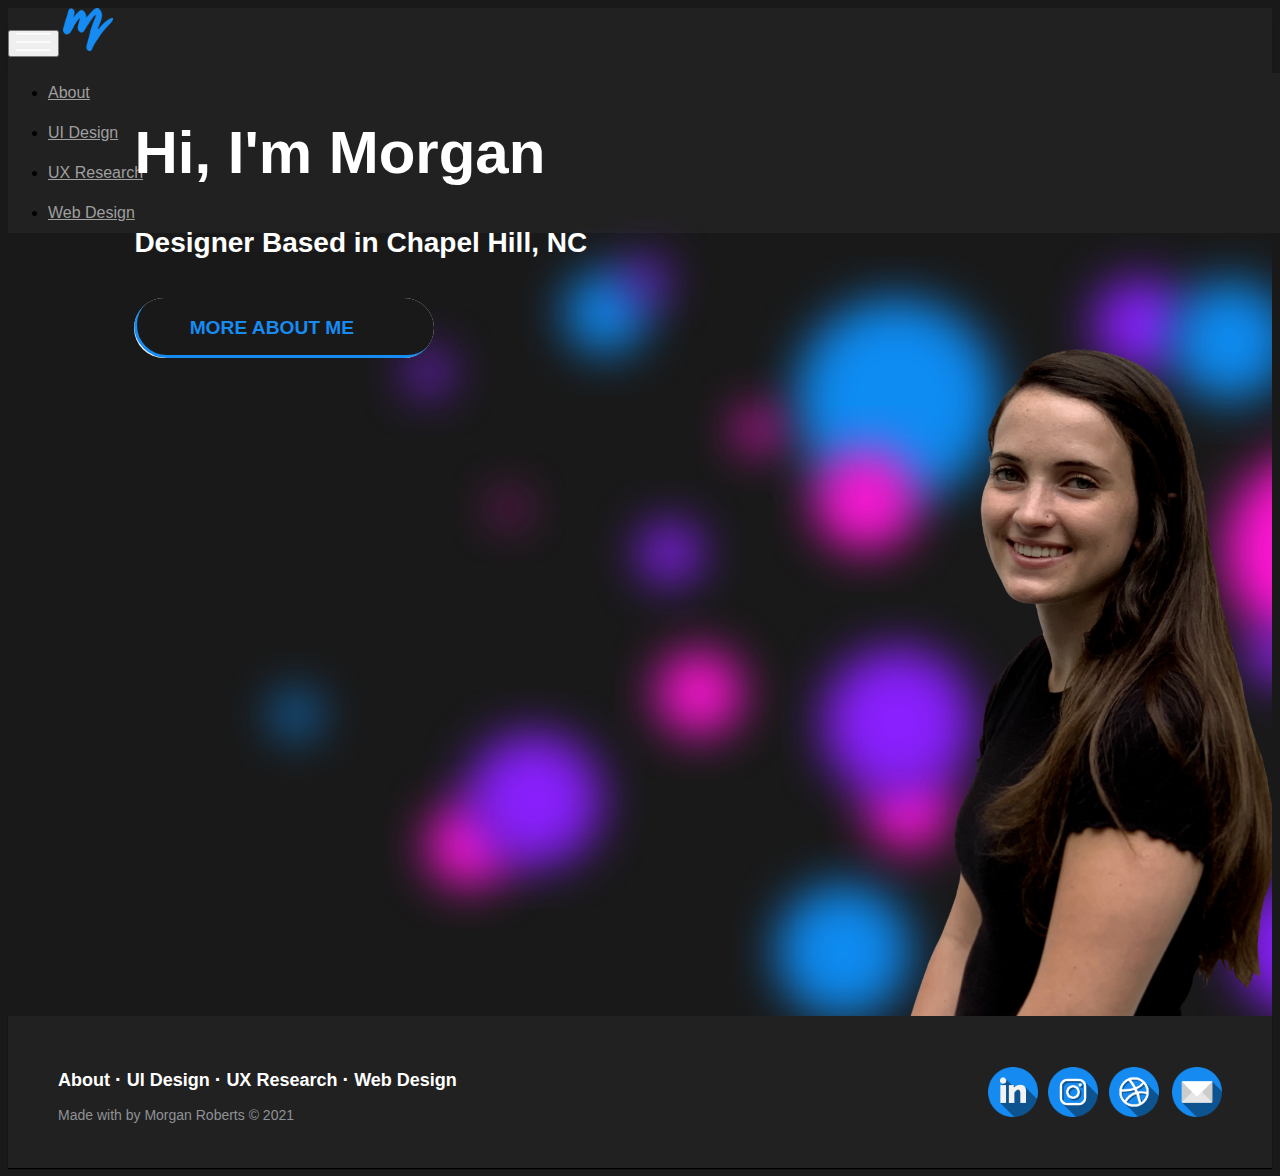
<file: index.html>
<!DOCTYPE html>
<html lang="en">
    <head>
        <meta charset="utf-8">
        <meta name="viewport" content="width=device-width, initial-scale=1, shrink-to-fit=no">
        <title>Morgan Roberts Design</title>
        <link rel="icon" href="images/logo.png">
        <link rel="stylesheet" href="https://use.fontawesome.com/releases/v5.5.0/css/all.css" integrity="sha384-B4dIYHKNBt8Bc12p+WXckhzcICo0wtJAoU8YZTY5qE0Id1GSseTk6S+L3BlXeVIU" crossorigin="anonymous">
        <link rel="stylesheet" href="https://stackpath.bootstrapcdn.com/bootstrap/4.1.0/css/bootstrap.min.css" integrity="sha384-9gVQ4dYFwwWSjIDZnLEWnxCjeSWFphJiwGPXr1jddIhOegiu1FwO5qRGvFXOdJZ4" crossorigin="anonymous">
        <link rel="stylesheet" type="text/css" href="./Home/styles.css">
    </head>


    
    <body data-spy="scroll" data-target="#navbar" data-offset="72" class="position-relative">
        <header class="fixed-top page-header">
            <div class="container-fluid container-fluid-max">

<!------------------------------------------------------------------NAVIGATION----------------------------------------------------------> 

                <nav class="navbar navbar-expand-md">

                    <button class="navbar-toggler" type="button" data-toggle="collapse" data-target="#nav-content" aria-controls="nav-content" aria-expanded="false" aria-label="Toggle navigation">
                        <div id="container"><img id="menu" src="../menu.svg"></div>
                    </button>
                    
                    <a class="navbar-brand" href="../index.html"><img id="logo" src="../images/logo.png"></a>
    
                    <div class="collapse navbar-collapse" id="nav-content">
                        <ul class="navbar-nav">
                            <li class="nav-item">
                                <a class="nav-link" href="About/index.html">About</a>
                            </li>
                            <li class="nav-item">
                                <a class="nav-link" href="UI-Design/index.html">UI Design</a>
                            </li>
                            <li class="nav-item">
                                <a class="nav-link" href="UX Research/index.html">UX Research</a>
                              </li>
                            <li class="nav-item">
                                <a class="nav-link" href="Web-Design/index.html">Web Design</a>
                            </li>
                            <!-- <li class="nav-item">
                                <a class="nav-link" href="Contact/index.html">Contact</a>
                            </li> -->
                        </ul>
                    </div>
    
                </nav>
            </div>
        </header>

<!------------------------------------------------------------------LANDING AREA----------------------------------------------------------> 

        <main>
            <section id="home" class="d-flex align-items-center position-relative vh-100 cover hero" style="background-image:url(../images/cover.png);">
                <div class="container-fluid container-fluid-max">
                    <div class="row">
                        <div class="landing-title col-10 col-md-8 col-lg-6 col-xl-5">
                            <h1>Hi, I'm Morgan</h1>
                            <h2>Designer Based in Chapel Hill, NC</h2>
                            <div class="mt-3">
                                <a href="../About/index.html"><button class="button" role="button"> More about me <i class="fas fa-user-circle"></i></button></a>
                            </div>
                        </div>
                    </div>
                </div>
            </section>
        </main>

<!------------------------------------------------------------------FOOTER----------------------------------------------------------> 

                                    <footer class="footer-distributed">
                                        <div class="footer-right">
                                            <a href="https://www.linkedin.com/in/morgan-roberts-02b3a21b6/"><img class="media-link" src="../images/linked-in.png"></a>
                                            <a href="https://www.instagram.com/morgandoesdesign/"><img class="media-link" src="../images/instagram.png"></a>
                                            <a href="https://dribbble.com/morgrob"><img class="media-link" src="../images/dribbble.png"></a>
                                            <a href="mailto:morgan@morgan-roberts.com"><img class="media-link last-link" src="../images/email-icon copy.png"></a>
                                        </div>
                                        <div class="footer-left">
                                            <p class="footer-links">
                                                <a class="link-1" href="../About/index.html">About</a>
                                                <a href="../UI-Design/index.html">UI Design</a>
                                                <a href="../UX Research/index.html">UX Research</a>
                                                <a href="../Web-Design/index.html">Web Design</a>
                                                <!-- <a href="../Contact/index.html">Contact</a> -->
                                            </p>
                                            <p>Made with <i class="fas fa-heart heart"></i> by Morgan Roberts &#169; 2021</p>
                                        </div>
                                    </footer>



        <script src="https://code.jquery.com/jquery-3.3.1.slim.min.js" integrity="sha384-q8i/X+965DzO0rT7abK41JStQIAqVgRVzpbzo5smXKp4YfRvH+8abtTE1Pi6jizo" crossorigin="anonymous"></script>
        <script src="https://cdnjs.cloudflare.com/ajax/libs/popper.js/1.14.0/umd/popper.min.js" integrity="sha384-cs/chFZiN24E4KMATLdqdvsezGxaGsi4hLGOzlXwp5UZB1LY//20VyM2taTB4QvJ" crossorigin="anonymous"></script>
        <script src="https://stackpath.bootstrapcdn.com/bootstrap/4.1.0/js/bootstrap.min.js" integrity="sha384-uefMccjFJAIv6A+rW+L4AHf99KvxDjWSu1z9VI8SKNVmz4sk7buKt/6v9KI65qnm" crossorigin="anonymous"></script>

        
    </body>

</html>
</file>
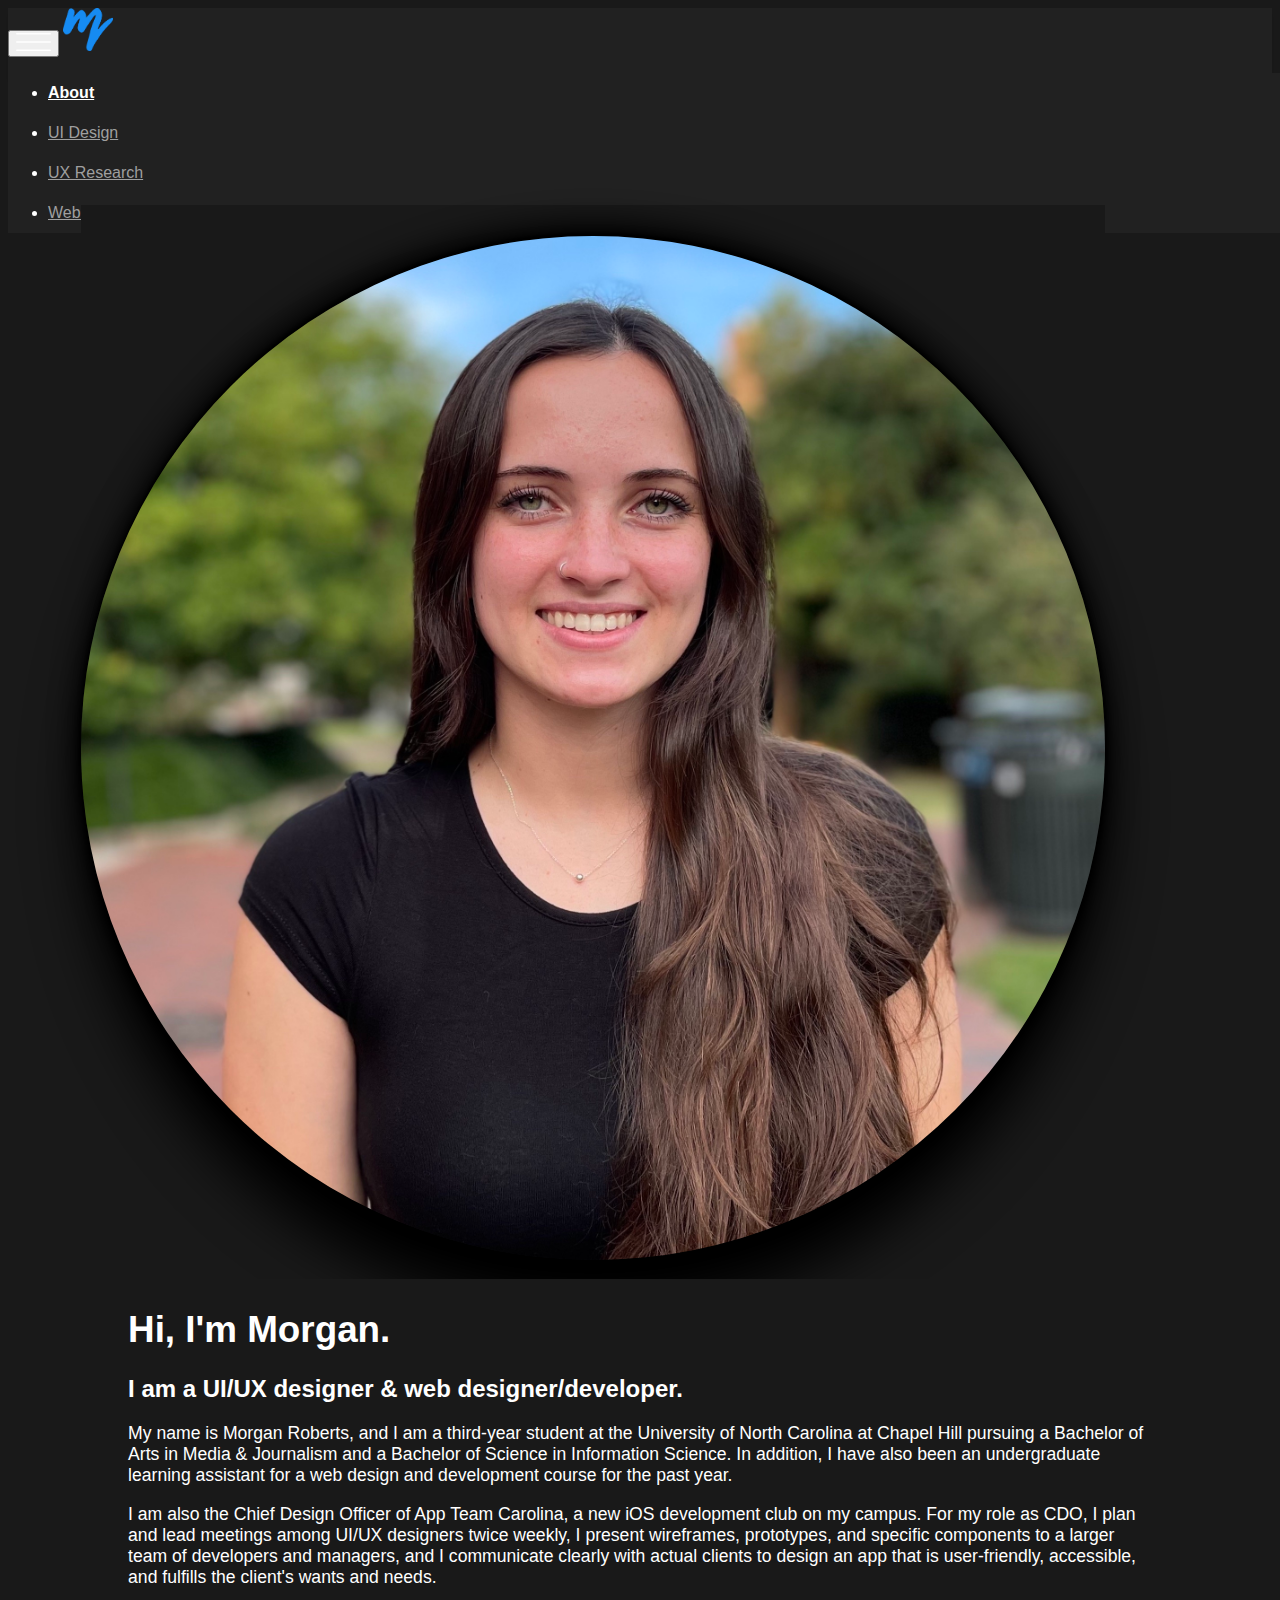
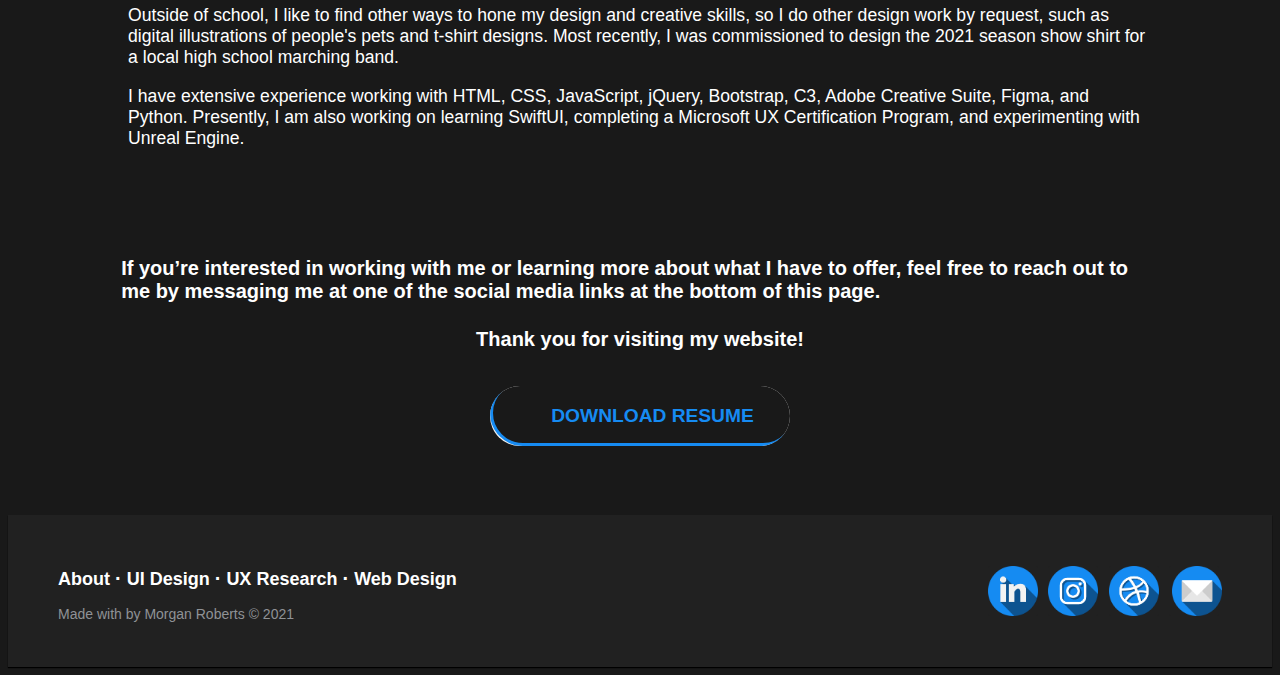
<file: About/index.html>
<!DOCTYPE html>
<html lang="en">
    <head>
        <meta charset="utf-8">
        <meta name="viewport" content="width=device-width, initial-scale=1, shrink-to-fit=no">
        <title>About</title>
        <link rel="icon" href="../images/logo.png">
        <link rel="stylesheet" href="https://use.fontawesome.com/releases/v5.5.0/css/all.css" integrity="sha384-B4dIYHKNBt8Bc12p+WXckhzcICo0wtJAoU8YZTY5qE0Id1GSseTk6S+L3BlXeVIU" crossorigin="anonymous">
        <link rel="stylesheet" href="https://stackpath.bootstrapcdn.com/bootstrap/4.1.0/css/bootstrap.min.css" integrity="sha384-9gVQ4dYFwwWSjIDZnLEWnxCjeSWFphJiwGPXr1jddIhOegiu1FwO5qRGvFXOdJZ4" crossorigin="anonymous">
        <link rel="stylesheet" type="text/css" href="styles.css">
    </head>


    
    <body data-spy="scroll" data-target="#navbar" data-offset="72" class="position-relative">
        <header class="fixed-top page-header">
            <div class="container-fluid container-fluid-max">

<!------------------------------------------------------------------NAVIGATION----------------------------------------------------------> 

                <nav class="navbar navbar-expand-md">

                    <button class="navbar-toggler" type="button" data-toggle="collapse" data-target="#nav-content" aria-controls="nav-content" aria-expanded="false" aria-label="Toggle navigation">
                        <div id="container"><img id="menu" src="../menu.svg"></div>
                    </button>
                    
                    <a class="navbar-brand" href="../index.html"><img id="logo" src="../images/logo.png"></a>
    
                    <div class="collapse navbar-collapse" id="nav-content">
                        <ul class="navbar-nav">
                            <li class="nav-item">
                                <a class="nav-link" id="active" href="../About/index.html">About</a>
                            </li>
                            <li class="nav-item">
                                <a class="nav-link" href="../UI-Design/index.html">UI Design</a>
                            </li>
                            <li class="nav-item">
                                <a class="nav-link" href="../UX Research/index.html">UX Research</a>
                              </li>
                            <li class="nav-item">
                                <a class="nav-link" href="../Web-Design/index.html">Web Design</a>
                            </li>
                            <!-- <li class="nav-item">
                                <a class="nav-link" href="../Contact/index.html">Contact</a>
                            </li> -->
                        </ul>
                    </div>
    
                </nav>
            </div>
        </header>

<!------------------------------------------------------------------MAIN INTRO----------------------------------------------------------> 

    <section id="process" class="process">
        <div class="container-fluid container-fluid-max display-areas">
            <div class="row info-row">
                <div id="column" class="col-lg-6 col-md-12 col-sm-12">
                    <div class="card img-card">
                        <div class="card-body img-body">
                            <img class="portrait" src="../images/2021headshot.jpg">
                        </div>
                    </div>
                </div>

                <div class="col-lg-6 col-md-12 col-sm-12 column">
                    <div class="card info-card">
                        <div class="card-body info-body">
                            <h2>Hi, I'm Morgan. </h2>
                                <h3>I am a UI/UX designer & web designer/developer.</h3>
                                    <p>
                                    My name is Morgan Roberts, and I am a third-year student at the University of North Carolina 
                                    at Chapel Hill pursuing a Bachelor of Arts in Media & Journalism and a Bachelor of Science in 
                                    Information Science. In addition, I have also been an undergraduate learning assistant for a web 
                                    design and development course for the past year.  
                                    </p>
                                    <p>
                                    I am also the Chief Design Officer of App 
                                    Team Carolina, a new iOS development club on my campus. For my role as CDO, I plan and lead meetings 
                                    among UI/UX designers twice weekly, I present wireframes, prototypes, and specific components to 
                                    a larger team of developers and managers, and I communicate clearly with actual clients to design an 
                                    app that is user-friendly, accessible, and fulfills the client's wants and needs. 
                                    </p>
                                    <p>
                                    Outside of school, I like to find other ways to hone my design and creative skills, so I do other 
                                    design work by request, such as digital illustrations of people's pets and t-shirt designs. Most recently, 
                                    I was commissioned to design the 2021 season show shirt for a local high school marching band.
                                    </p>
                                    <p>
                                    I have extensive experience working with HTML, CSS, JavaScript, jQuery, Bootstrap, C3, Adobe Creative 
                                    Suite, Figma, and Python. Presently, I am also working on learning SwiftUI, completing a Microsoft UX 
                                    Certification Program, and experimenting with Unreal Engine. 
                                    </p>
                        </div>
                    </div>
                </div>
            </div>
            <div class="row more" style="margin: 0px 50px;">
                <div class="col-lg-12 col-md-12 col-sm-12">
                    <p>
                    If you’re interested in working with me or learning more about what I have to offer, feel free 
                    to reach out to me by messaging me at one of the social media links at the bottom of this page.
                    </p>
                    <p style="text-align: center;">Thank you for visiting my website!</p>
                    <h4><a href="../images/Morgan-Roberts-Resume-9_2021.pdf" download="Morgan-Roberts-2021Resume"><button class="button" type="button"><i class="fas fa-download"></i>Download Resume</button></a></h4>
                </div>
            </div>


            <!-- <div id="card-row" class="row">
                <div class="col-lg-12 col-md-12 col-sm-12 column">
                    <div class="card hire-card">
                        <div class="card-body hire-section">
                            <h3 id="card-title">Why Hire Me?</h3>
                            <p>
                                I am incredibly passionate about what I do, which is what drives me to produce the best work possible. I 
                                am constantly improving with every new project I do, which I believe shows that I have great potential. 
                                Because of the current circumstances that we are living in, I have mostly been working alone, which is 
                                something that I thrive with. However, I am also highly cooperative in a team-oriented environment and 
                                would appreciate the opportunity to work with others. 
                            </p>
                            <h4><a href="../MorganRobertsResume2021.pdf" download="Morgan-Roberts-Resume"><button class="button" type="button"><i class="fas fa-download"></i>Download Resume</button></a></h4>
                        </div>
                    </div>
                </div>
            </div> -->


        </div>
    </section>       


<!------------------------------------------------------------------FOOTER----------------------------------------------------------> 

                                    <footer class="footer-distributed">
                                        <div class="footer-right">
                                            <a href="https://www.linkedin.com/in/morgan-roberts-02b3a21b6/"><img class="media-link" src="../images/linked-in.png"></a>
                                            <a href="https://www.instagram.com/morgandoesdesign/"><img class="media-link" src="../images/instagram.png"></a>
                                            <a href="https://dribbble.com/morgrob"><img class="media-link" src="../images/dribbble.png"></a>
                                            <a href="mailto:morgan@morgan-roberts.com"><img class="media-link last-link" src="../images/email-icon copy.png"></a>
                                        </div>
                                        <div class="footer-left">
                                            <p class="footer-links">
                                                <a class="link-1" href="../About/index.html">About</a>
                                                <a href="../UI-Design/index.html">UI Design</a>
                                                <a href="../UX Research/index.html">UX Research</a>
                                                <a href="../Web-Design/index.html">Web Design</a>
                                                <!-- <a href="../Contact/index.html">Contact</a> -->
                                            </p>
                                            <p>Made with <i class="fas fa-heart heart"></i> by Morgan Roberts &#169; 2021</p>
                                        </div>
                                    </footer>



        <script src="https://code.jquery.com/jquery-3.3.1.slim.min.js" integrity="sha384-q8i/X+965DzO0rT7abK41JStQIAqVgRVzpbzo5smXKp4YfRvH+8abtTE1Pi6jizo" crossorigin="anonymous"></script>
        <script src="https://cdnjs.cloudflare.com/ajax/libs/popper.js/1.14.0/umd/popper.min.js" integrity="sha384-cs/chFZiN24E4KMATLdqdvsezGxaGsi4hLGOzlXwp5UZB1LY//20VyM2taTB4QvJ" crossorigin="anonymous"></script>
        <script src="https://stackpath.bootstrapcdn.com/bootstrap/4.1.0/js/bootstrap.min.js" integrity="sha384-uefMccjFJAIv6A+rW+L4AHf99KvxDjWSu1z9VI8SKNVmz4sk7buKt/6v9KI65qnm" crossorigin="anonymous"></script>

        
    </body>

</html>
</file>
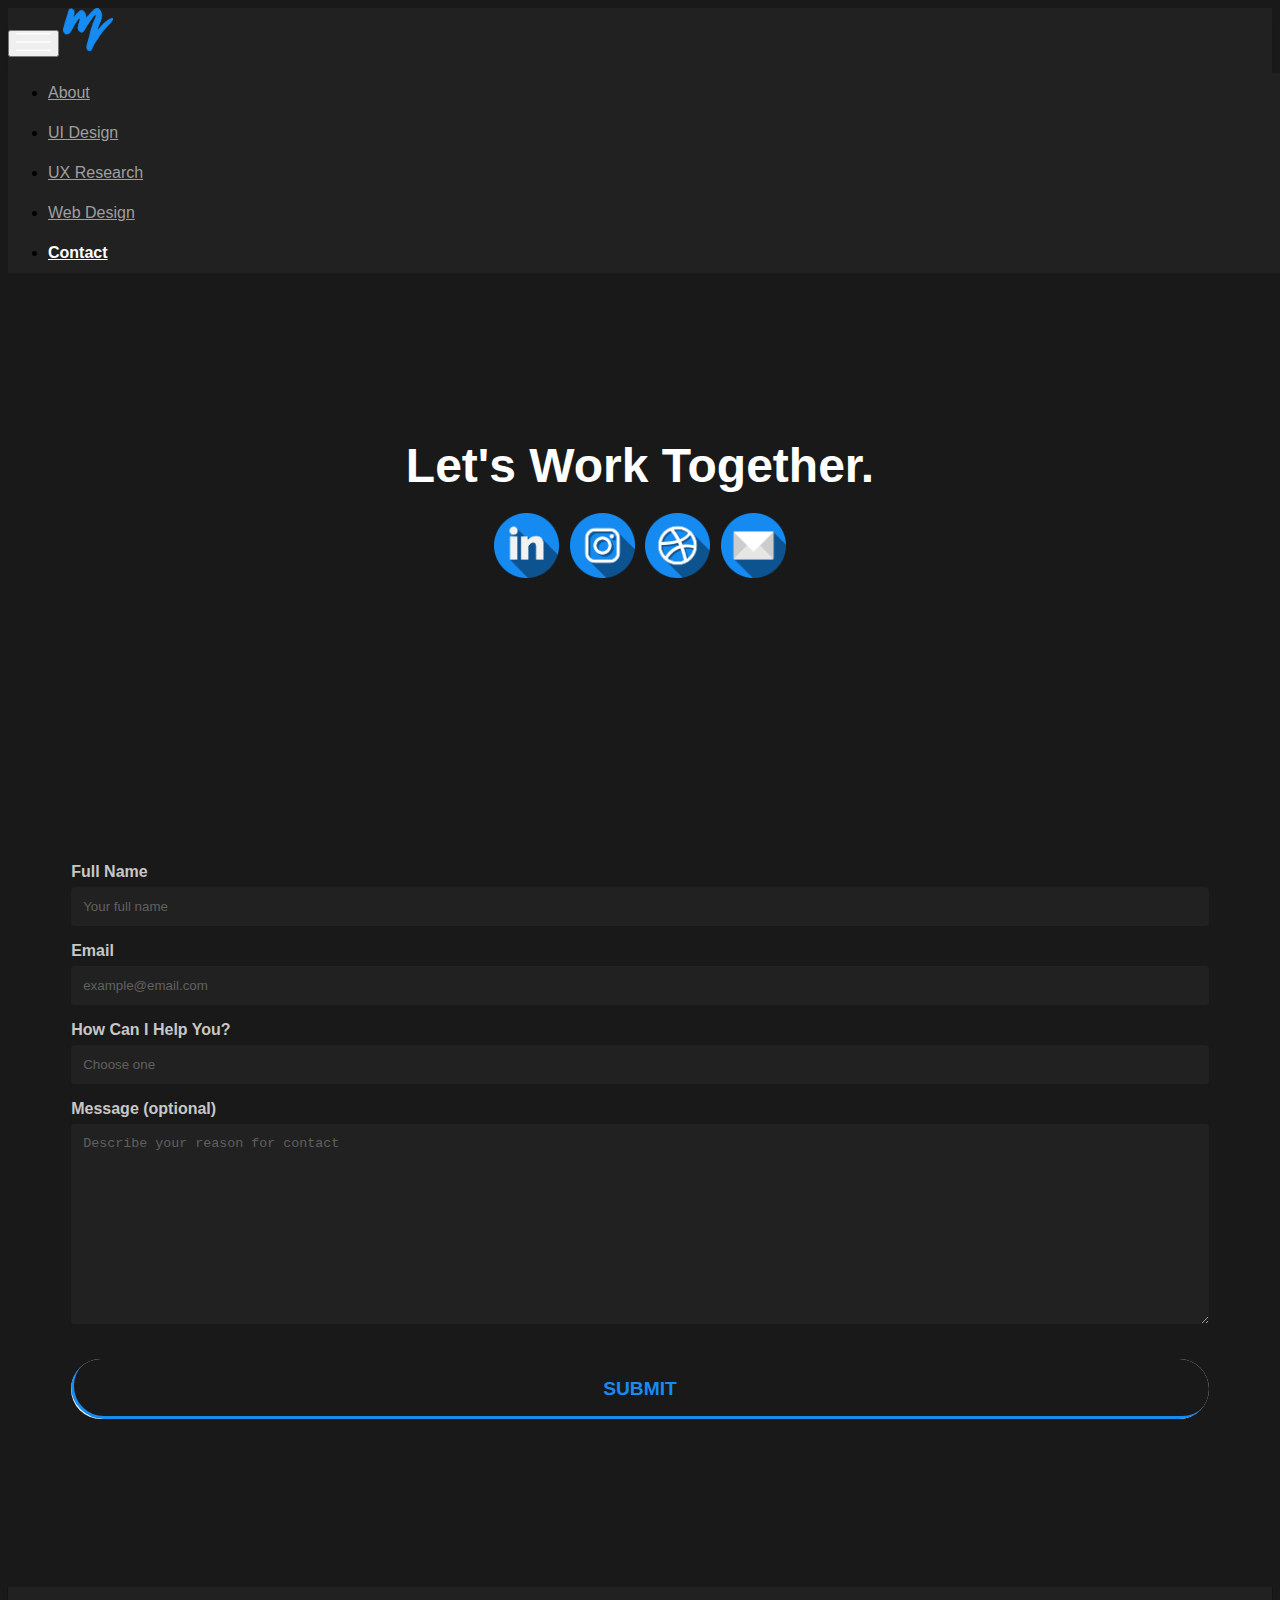
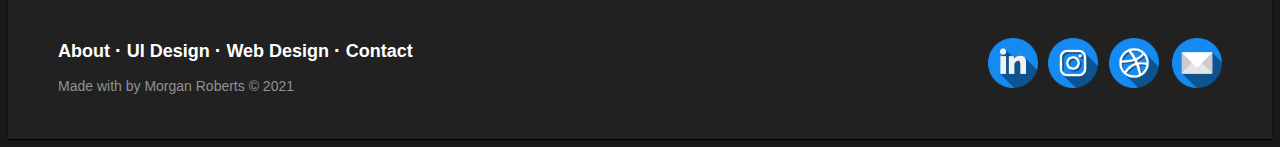
<file: Contact/index.html>
<!DOCTYPE html>
<html lang="en">
    <head>
        <meta charset="utf-8">
        <meta name="viewport" content="width=device-width, initial-scale=1, shrink-to-fit=no">
        <title>Contact</title>
        <link rel="icon" href="../images/logo.png">
        <link rel="stylesheet" href="https://use.fontawesome.com/releases/v5.5.0/css/all.css" integrity="sha384-B4dIYHKNBt8Bc12p+WXckhzcICo0wtJAoU8YZTY5qE0Id1GSseTk6S+L3BlXeVIU" crossorigin="anonymous">
        <link rel="stylesheet" href="https://stackpath.bootstrapcdn.com/bootstrap/4.1.0/css/bootstrap.min.css" integrity="sha384-9gVQ4dYFwwWSjIDZnLEWnxCjeSWFphJiwGPXr1jddIhOegiu1FwO5qRGvFXOdJZ4" crossorigin="anonymous">
        <link rel="stylesheet" type="text/css" href="styles.css">
        <script src="https://www.google.com/recaptcha/api.js"></script>

        <script>
            function onSubmit(token) {
              document.getElementById("demo-form").submit();
            }
        </script>

    </head>


    
    <body data-spy="scroll" data-target="#navbar" data-offset="72" class="position-relative">
        <header class="fixed-top page-header">
            <div class="container-fluid container-fluid-max">

<!------------------------------------------------------------------NAVIGATION----------------------------------------------------------> 

                <nav class="navbar navbar-expand-md">

                    <button class="navbar-toggler" type="button" data-toggle="collapse" data-target="#nav-content" aria-controls="nav-content" aria-expanded="false" aria-label="Toggle navigation">
                        <div id="container"><img id="menu" src="../menu.svg"></div>
                    </button>
                    
                    <a class="navbar-brand" href="../index.html"><img id="logo" src="../images/logo.png"></a>
    
                    <div class="collapse navbar-collapse" id="nav-content">
                        <ul class="navbar-nav">
                            <li class="nav-item">
                                <a class="nav-link" href="../About/index.html">About</a>
                            </li>
                            <li class="nav-item">
                                <a class="nav-link" href="../UI-Design/index.html">UI Design</a>
                            </li>
                            <li class="nav-item">
                                <a class="nav-link" href="../UX Research/index.html">UX Research</a>
                              </li>
                            <li class="nav-item">
                                <a class="nav-link" href="../Web-Design/index.html">Web Design</a>
                            </li>
                            <li class="nav-item">
                                <a class="nav-link" id="active" href="../Contact/index.html">Contact</a>
                            </li>
                        </ul>
                    </div>
    
                </nav>
            </div>
        </header>

<!------------------------------------------------------------------ CONTACT FORM ----------------------------------------------------------> 

    <main>
        <div class="row">

            <div class="col-lg-6 col-md-12 col-sm-12">
                    <div class="title-container">
                        <h1>Let's Work Together.</h1>
                            <h2>
                                <a href="https://www.linkedin.com/in/morgan-roberts-02b3a21b6/"><img class="media-link1" src="../images/linked-in.png"></a>
                                <a href="https://www.instagram.com/morgandoesdesign/"><img class="media-link1" src="../images/instagram.png"></a>
                                <a href="https://dribbble.com/morgrob"><img class="media-link1" src="../images/dribbble.png"></a>
                                <a href="mailto:morgan@morgan-roberts.com"><img class="media-link1" src="../images/email-icon copy.png"></a>
                            </h2>
                    </div>
            </div>

            <div class="col col-lg-6 col-md-12 col-sm-12">
                    
                <div class="containter">
                    <form action="https://getform.io/f/de7f84fa-9fe6-40ef-9580-c77a6b11a352" method="POST">

                            <label for="fname">Full Name</label>
                            <input required type="text" id="fname" name="fullname" placeholder="Your full name">

                            <label for="email">Email</label>
                            <input required type="email" id="email" name="email" placeholder="example@email.com">

                            <label for="services">How Can I Help You?</label>
                            
                            <div class="select">
                                <select id="service" name="service">
                                    <option id="default" value="empty-state">Choose one</option>
                                    <option value="question">I have a question about your services</option>
                                    <option value="ui-design">I am interested in hiring you for a UI/UX design project</option>
                                    <option value="web">I am interested in hiring you for a web design project</option>
                                    <option value="hire">I am interested in hiring you for something else</option>
                                    <option value="Other">Other</option>
                                </select>
                            </div>
                        

                            <label for="message">Message (optional)</label>
                            <textarea id="message" name="message" placeholder="Describe your reason for contact" style="height:200px"></textarea>

                            <button type="submit" value="Submit" class="button g-recaptcha" data-sitekey="6LfYl-gaAAAAACfdv2tMDyqpIXI6o03QcTBe3OoF" data-callback="onSubmit" data-action="submit">SUBMIT</button>

                        </form>
                    </div>
            </div>

        </div>

    </main>

<!------------------------------------------------------------------FOOTER----------------------------------------------------------> 

                                    <footer class="footer-distributed">
                                        <div class="footer-right">
                                            <a href="https://www.linkedin.com/in/morgan-roberts-02b3a21b6/"><img class="media-link" src="../images/linked-in.png"></a>
                                            <a href="https://www.instagram.com/morgandoesdesign/"><img class="media-link" src="../images/instagram.png"></a>
                                            <a href="https://dribbble.com/morgrob"><img class="media-link" src="../images/dribbble.png"></a>
                                            <a href="mailto:morgan@morgan-roberts.com"><img class="media-link last-link" src="../images/email-icon copy.png"></a>
                                        </div>
                                        <div class="footer-left">
                                            <p class="footer-links">
                                                <a class="link-1" href="../About/index.html">About</a>
                                                <a href="../UI-Design/index.html">UI Design</a>
                                                <a href="../Web-Design/index.html">Web Design</a>
                                                <a href="../Contact/index.html">Contact</a>
                                            </p>
                                            <p>Made with <i class="fas fa-heart heart"></i> by Morgan Roberts &#169; 2021</p>
                                        </div>
                                    </footer>



        <script src="https://code.jquery.com/jquery-3.3.1.slim.min.js" integrity="sha384-q8i/X+965DzO0rT7abK41JStQIAqVgRVzpbzo5smXKp4YfRvH+8abtTE1Pi6jizo" crossorigin="anonymous"></script>
        <script src="https://cdnjs.cloudflare.com/ajax/libs/popper.js/1.14.0/umd/popper.min.js" integrity="sha384-cs/chFZiN24E4KMATLdqdvsezGxaGsi4hLGOzlXwp5UZB1LY//20VyM2taTB4QvJ" crossorigin="anonymous"></script>
        <script src="https://stackpath.bootstrapcdn.com/bootstrap/4.1.0/js/bootstrap.min.js" integrity="sha384-uefMccjFJAIv6A+rW+L4AHf99KvxDjWSu1z9VI8SKNVmz4sk7buKt/6v9KI65qnm" crossorigin="anonymous"></script>

        
    </body>

</html>
</file>
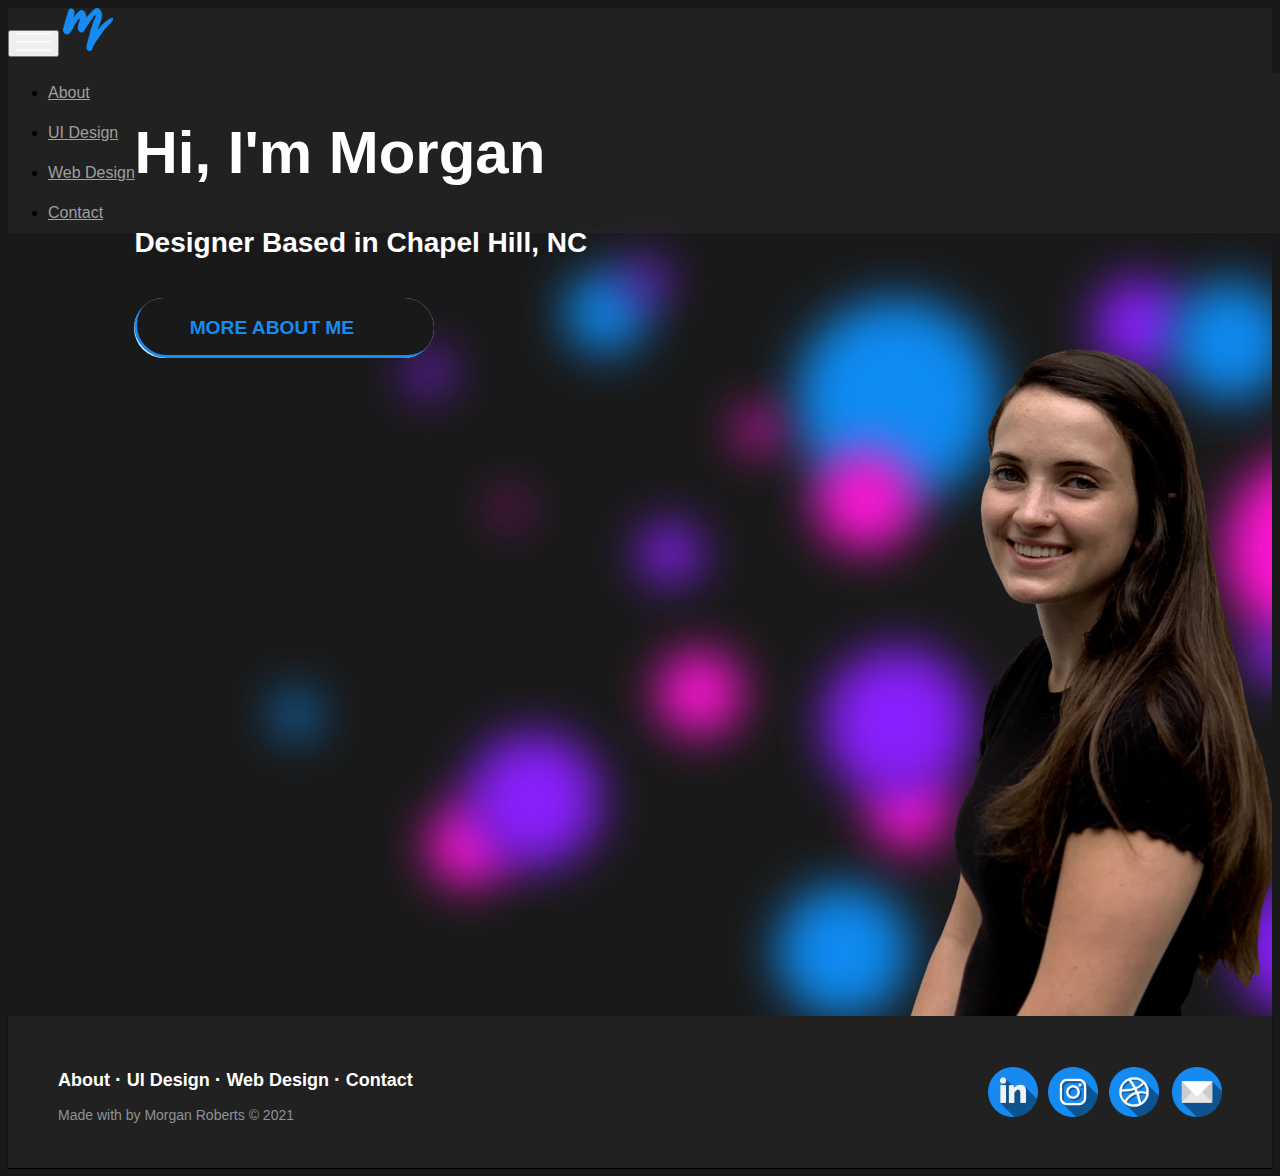
<file: Home/index.html>
<!DOCTYPE html>
<html lang="en">
    <head>
        <meta charset="utf-8">
        <meta name="viewport" content="width=device-width, initial-scale=1, shrink-to-fit=no">
        <title>Morgan Roberts Design</title>
        <link rel="stylesheet" href="https://use.fontawesome.com/releases/v5.5.0/css/all.css" integrity="sha384-B4dIYHKNBt8Bc12p+WXckhzcICo0wtJAoU8YZTY5qE0Id1GSseTk6S+L3BlXeVIU" crossorigin="anonymous">
        <link rel="stylesheet" href="https://stackpath.bootstrapcdn.com/bootstrap/4.1.0/css/bootstrap.min.css" integrity="sha384-9gVQ4dYFwwWSjIDZnLEWnxCjeSWFphJiwGPXr1jddIhOegiu1FwO5qRGvFXOdJZ4" crossorigin="anonymous">
        <link rel="stylesheet" type="text/css" href="styles.css">
    </head>


    
    <body data-spy="scroll" data-target="#navbar" data-offset="72" class="position-relative">
        <header class="fixed-top page-header">
            <div class="container-fluid container-fluid-max">

<!------------------------------------------------------------------NAVIGATION----------------------------------------------------------> 

                <nav class="navbar navbar-expand-md">

                    <button class="navbar-toggler" type="button" data-toggle="collapse" data-target="#nav-content" aria-controls="nav-content" aria-expanded="false" aria-label="Toggle navigation">
                        <div id="container"><img id="menu" src="../menu.svg"></div>
                    </button>
                    
                    <a class="navbar-brand" href="../Home/index.html"><img id="logo" src="../images/logo.png"></a>
    
                    <div class="collapse navbar-collapse" id="nav-content">
                        <ul class="navbar-nav">
                            <li class="nav-item">
                                <a class="nav-link" href="../About/index.html">About</a>
                            </li>
                            <li class="nav-item">
                                <a class="nav-link" href="../UI-Design/index.html">UI Design</a>
                            </li>
                            <li class="nav-item">
                                <a class="nav-link" href="../Web-Design/index.html">Web Design</a>
                            </li>
                            <li class="nav-item">
                                <a class="nav-link" href="../Contact/index.html">Contact</a>
                            </li>
                        </ul>
                    </div>
    
                </nav>
            </div>
        </header>

<!------------------------------------------------------------------LANDING AREA----------------------------------------------------------> 

        <main>
            <section id="home" class="d-flex align-items-center position-relative vh-100 cover hero" style="background-image:url(../images/cover.png);">
                <div class="container-fluid container-fluid-max">
                    <div class="row">
                        <div class="landing-title col-10 col-md-8 col-lg-6 col-xl-5">
                            <h1>Hi, I'm Morgan</h1>
                            <h2>Designer Based in Chapel Hill, NC</h2>
                            <div class="mt-3">
                                <a href="../About/index.html"><button class="button" role="button"> More about me <i class="fas fa-user-circle"></i></button></a>
                            </div>
                        </div>
                    </div>
                </div>
            </section>
        </main>

<!------------------------------------------------------------------FOOTER----------------------------------------------------------> 

                                    <footer class="footer-distributed">
                                        <div class="footer-right">
                                            <a href="https://www.linkedin.com/in/morgan-roberts-02b3a21b6/"><img class="media-link" src="../images/linked-in.png"></a>
                                            <a href="https://www.instagram.com/morgandoesdesign/"><img class="media-link" src="../images/instagram.png"></a>
                                            <a href="https://dribbble.com/morgrob"><img class="media-link" src="../images/dribbble.png"></a>
                                            <a href="mailto:morgan@morgan-roberts.com"><img class="media-link last-link" src="../images/email-icon copy.png"></a>
                                        </div>
                                        <div class="footer-left">
                                            <p class="footer-links">
                                                <a class="link-1" href="../About/index.html">About</a>
                                                <a href="../UI-Design/index.html">UI Design</a>
                                                <a href="../Web-Design/index.html">Web Design</a>
                                                <a href="../Contact/index.html">Contact</a>
                                            </p>
                                            <p>Made with <i class="fas fa-heart heart"></i> by Morgan Roberts &#169; 2021</p>
                                        </div>
                                    </footer>



        <script src="https://code.jquery.com/jquery-3.3.1.slim.min.js" integrity="sha384-q8i/X+965DzO0rT7abK41JStQIAqVgRVzpbzo5smXKp4YfRvH+8abtTE1Pi6jizo" crossorigin="anonymous"></script>
        <script src="https://cdnjs.cloudflare.com/ajax/libs/popper.js/1.14.0/umd/popper.min.js" integrity="sha384-cs/chFZiN24E4KMATLdqdvsezGxaGsi4hLGOzlXwp5UZB1LY//20VyM2taTB4QvJ" crossorigin="anonymous"></script>
        <script src="https://stackpath.bootstrapcdn.com/bootstrap/4.1.0/js/bootstrap.min.js" integrity="sha384-uefMccjFJAIv6A+rW+L4AHf99KvxDjWSu1z9VI8SKNVmz4sk7buKt/6v9KI65qnm" crossorigin="anonymous"></script>

        
    </body>

</html>
</file>
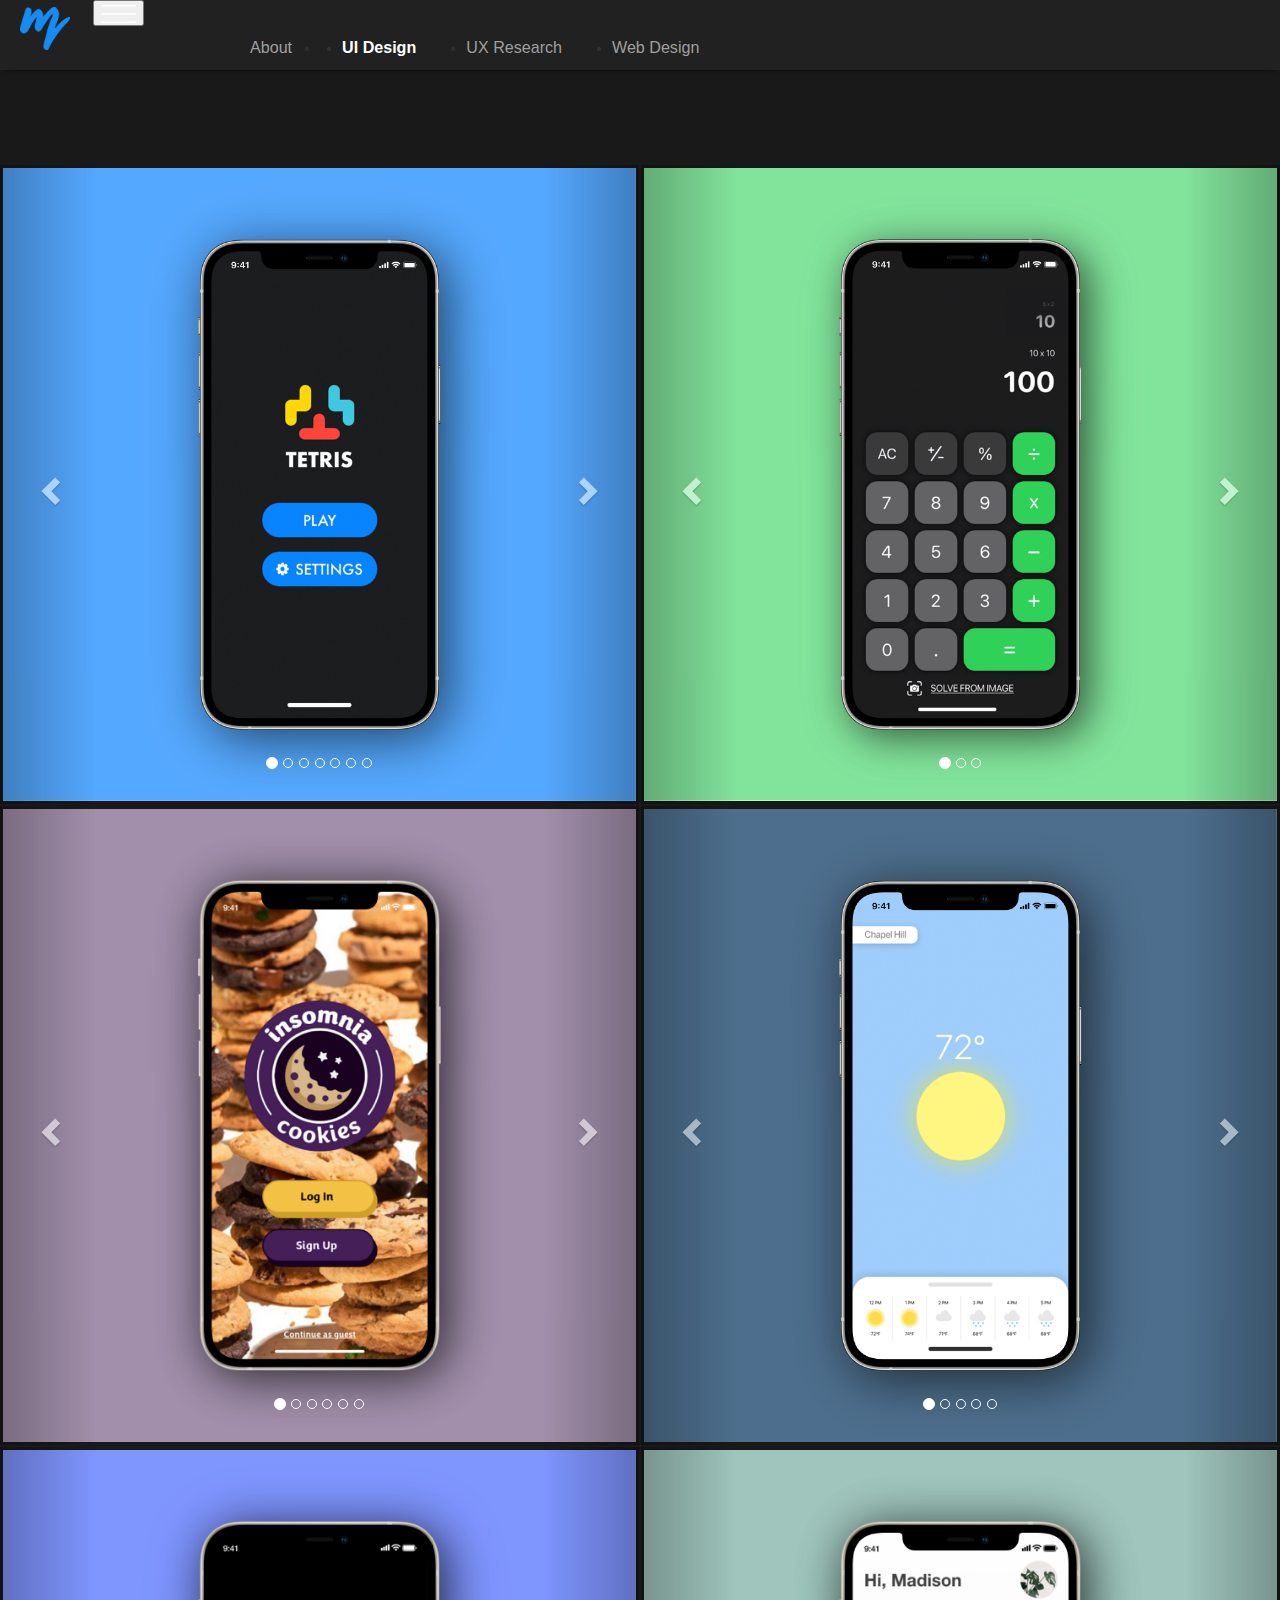
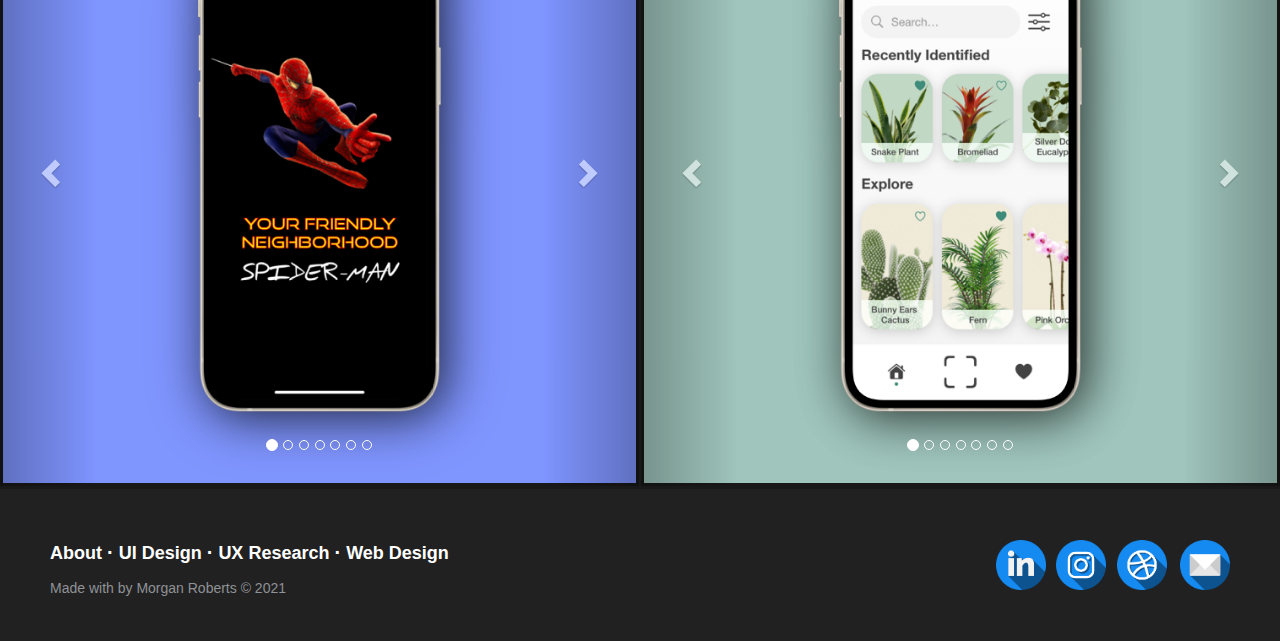
<file: UI-Design/index.html>
<!DOCTYPE html>
<html lang="en">
    <head>
        <meta charset="utf-8">
        <meta name="viewport" content="width=device-width, initial-scale=1, shrink-to-fit=no">
        <title>UI Design</title>
        <link rel="icon" href="../images/logo.png">
        <link rel="stylesheet" href="https://use.fontawesome.com/releases/v5.5.0/css/all.css" integrity="sha384-B4dIYHKNBt8Bc12p+WXckhzcICo0wtJAoU8YZTY5qE0Id1GSseTk6S+L3BlXeVIU" crossorigin="anonymous">
        <link rel="stylesheet" href="https://stackpath.bootstrapcdn.com/bootstrap/4.1.0/css/bootstrap.min.css" integrity="sha384-9gVQ4dYFwwWSjIDZnLEWnxCjeSWFphJiwGPXr1jddIhOegiu1FwO5qRGvFXOdJZ4" crossorigin="anonymous">

        <link rel="stylesheet" href="https://maxcdn.bootstrapcdn.com/bootstrap/3.4.1/css/bootstrap.min.css">
        <script src="https://ajax.googleapis.com/ajax/libs/jquery/3.5.1/jquery.min.js"></script>
        <script src="https://maxcdn.bootstrapcdn.com/bootstrap/3.4.1/js/bootstrap.min.js"></script>

        <link rel="stylesheet" type="text/css" href="styles.css">
    </head>
    
    <body id="bootstrap-overrides" data-spy="scroll" data-target="#navbar" data-offset="72" class="position-relative">
        <header class="fixed-top page-header">
            <div class="container-fluid container-fluid-max">

<!------------------------------------------------------------------NAVIGATION----------------------------------------------------------> 

                <nav class="navbar navbar-expand-md">

                    <button class="navbar-toggler" type="button" data-toggle="collapse" data-target="#nav-content" aria-controls="nav-content" aria-expanded="false" aria-label="Toggle navigation">
                        <div id="container"><img id="menu" src="../menu.svg"></div>
                    </button>
                    
                    <a class="navbar-brand" href="../index.html"><img id="logo" src="../images/logo.png"></a>
    
                    <div class="collapse navbar-collapse" id="nav-content">
                        <ul class="navbar-nav">
                            <li class="nav-item">
                                <a class="nav-link about" href="../About/index.html">About</a>
                            </li>
                            <li class="nav-item">
                                <a class="nav-link" id="active" href="../UI-Design/index.html">UI Design</a>
                            </li>
                            <li class="nav-item">
                              <a class="nav-link" href="../UX Research/index.html">UX Research</a>
                            </li>
                            <li class="nav-item">
                                <a class="nav-link" href="../Web-Design/index.html">Web Design</a>
                            </li>
                            <!-- <li class="nav-item">
                                <a class="nav-link" href="../Contact/index.html">Contact</a>
                            </li> -->
                        </ul>
                    </div>
    
                </nav>
            </div>
        </header>

<main>
  <div class="gallery-grid">
<!-- ---------------------------------------------------------------- TETRIS CAROUSEL --------------------------------------------------------  -->
      <div id="myCarousel1" class="carousel slide" data-ride="carousel">
        <!-- Indicators -->
        <ol class="carousel-indicators">
          <li data-target="#myCarousel" data-slide-to="0" class="active"></li>
          <li data-target="#myCarousel" data-slide-to="1"></li>
          <li data-target="#myCarousel" data-slide-to="2"></li>
          <li data-target="#myCarousel" data-slide-to="3"></li>
          <li data-target="#myCarousel" data-slide-to="4"></li>
          <li data-target="#myCarousel" data-slide-to="5"></li>
          <li data-target="#myCarousel" data-slide-to="6"></li>

    
        </ol>
    
        <!-- Wrapper for slides -->
        <div class="carousel-inner">
          <div class="item active">
            <img src="../images/tetris/tetris-01.png" alt="Tetris Screen 1">
          </div>

          <div class="item">
            <img src="../images/tetris/tetris-02.png" alt="Tetris Screen 2">
          </div>

          <div class="item">
            <img src="../images/tetris/tetris-03.png" alt="Tetris Screen 3">
          </div>

          <div class="item">
            <img src="../images/tetris/tetris-04.png" alt="Tetris Screen 4">
          </div>

          <div class="item">
            <img src="../images/tetris/tetris-05.png" alt="Tetris Screen 5">
          </div>

          <div class="item">
            <img src="../images/tetris/tetris-06.png" alt="Tetris Screen 6">
          </div>
    
          <div class="item">
            <img src="../images/tetris/tetris-info.png" alt="Tetris Information">
          </div>
        </div>
    
        <!-- Left and right controls -->
        <a class="left carousel-control" href="#myCarousel1" data-slide="prev">
          <span class="glyphicon glyphicon-chevron-left"></span>
          <span class="sr-only">Previous</span>
        </a>
        <a class="right carousel-control" href="#myCarousel1" data-slide="next">
          <span class="glyphicon glyphicon-chevron-right"></span>
          <span class="sr-only">Next</span>
        </a>
      </div>

      <!------------------------------------------------------------------ IRONGATE CAROUSEL ----------------------------------------------------------> 

      <div id="myCarousel4" class="carousel slide" data-ride="carousel">
          <!-- Indicators -->
          <ol class="carousel-indicators">
            <li data-target="#myCarousel" data-slide-to="0" class="active"></li>
            <li data-target="#myCarousel" data-slide-to="1"></li>
            <li data-target="#myCarousel" data-slide-to="2"></li>
      
          </ol>
      
          <!-- Wrapper for slides -->
          <div class="carousel-inner">
            <div class="item active">
              <img src="../images/calculator/calculator-1.png" alt="Calculator Screen 1">
            </div>
      
            <div class="item">
              <img src="../images/calculator/calculator-2.png" alt="Calculator Screen 2">
            </div>
          
            <div class="item">
              <img src="../images/calculator/calc-info.png" alt="Calculator Information">
            </div>
          </div>
      
          <!-- Left and right controls -->
          <a class="left carousel-control" href="#myCarousel4" data-slide="prev">
            <span class="glyphicon glyphicon-chevron-left"></span>
            <span class="sr-only">Previous</span>
          </a>
          <a class="right carousel-control" href="#myCarousel4" data-slide="next">
            <span class="glyphicon glyphicon-chevron-right"></span>
            <span class="sr-only">Next</span>
          </a>
      </div>

<!------------------------------------------------------------------ YFNS CAROUSEL ----------------------------------------------------------> 
      <div id="myCarousel2" class="carousel slide" data-ride="carousel">

          <!-- Indicators -->
          <ol class="carousel-indicators">
            <li data-target="#myCarousel" data-slide-to="0" class="active"></li>
            <li data-target="#myCarousel" data-slide-to="1"></li>
            <li data-target="#myCarousel" data-slide-to="2"></li>
            <li data-target="#myCarousel" data-slide-to="3"></li>
            <li data-target="#myCarousel" data-slide-to="4"></li>
            <li data-target="#myCarousel" data-slide-to="5"></li>

          </ol>

          <!-- Wrapper for slides -->
          <div class="carousel-inner">
            <div class="item active">
              <img src="../images/insomnia/insomnia1.png" alt="Insomnia Cookies">
            </div>

            <div class="item">
              <img src="../images/insomnia/insomnia2.png" alt="Insomnia Cookies">
            </div>
          
            <div class="item">
              <img src="../images/insomnia/insomnia3.png" alt="Insomnia Cookies">
            </div>

            <div class="item">
              <img src="../images/insomnia/insomnia4.png" alt="Insomnia Cookies">
            </div>

            <div class="item">
              <img src="../images/insomnia/insomnia5.png" alt="Insomnia Cookies">
            </div>

            <div class="item">
              <img src="../images/insomnia/insomniai.png" alt="Insomnia Cookies">
            </div>
          </div>

          <!-- Left and right controls -->
          <a class="left carousel-control" href="#myCarousel2" data-slide="prev">
            <span class="glyphicon glyphicon-chevron-left"></span>
            <span class="sr-only">Previous</span>
          </a>
          <a class="right carousel-control" href="#myCarousel2" data-slide="next">
            <span class="glyphicon glyphicon-chevron-right"></span>
            <span class="sr-only">Next</span>
          </a>
        </div>

    <!------------------------------------------------------------------ KEEPER CAROUSEL ----------------------------------------------------------> 
    
        <div id="myCarousel5" class="carousel slide" data-ride="carousel">
            <!-- Indicators -->
            <ol class="carousel-indicators">
              <li data-target="#myCarousel" data-slide-to="0" class="active"></li>
              <li data-target="#myCarousel" data-slide-to="1"></li>
              <li data-target="#myCarousel" data-slide-to="2"></li>
              <li data-target="#myCarousel" data-slide-to="3"></li>
              <li data-target="#myCarousel" data-slide-to="4"></li>

            </ol>
        
            <!-- Wrapper for slides -->
            <div class="carousel-inner">
              <div class="item active">
                <img src="../images/weather/weather-01.png" alt="Weather Screen 1">
              </div>
        
              <div class="item">
                <img src="../images/weather/weather-02.png" alt="Weather Screen 2">
              </div>
            
              <div class="item">
                <img src="../images/weather/weather-03.png" alt="Weather Screen 3">
              </div>
        
              <div class="item">
                <img src="../images/weather/weather-04.png" alt="Weather Screen 4">
              </div>

              <div class="item">
                <img src="../images/weather/weather-info.png" alt="Weather Information">
              </div>
            </div>
        
            <!-- Left and right controls -->
            <a class="left carousel-control" href="#myCarousel5" data-slide="prev">
              <span class="glyphicon glyphicon-chevron-left"></span>
              <span class="sr-only">Previous</span>
            </a>
            <a class="right carousel-control" href="#myCarousel5" data-slide="next">
              <span class="glyphicon glyphicon-chevron-right"></span>
              <span class="sr-only">Next</span>
            </a>
          </div>
<!------------------------------------------------------------------ PLANT CAROUSEL ----------------------------------------------------------> 
      <div id="myCarousel3" class="carousel slide" data-ride="carousel">

          <!-- Indicators -->
          <ol class="carousel-indicators">
            <li data-target="#myCarousel" data-slide-to="0" class="active"></li>
            <li data-target="#myCarousel" data-slide-to="1"></li>
            <li data-target="#myCarousel" data-slide-to="2"></li>
            <li data-target="#myCarousel" data-slide-to="3"></li>
            <li data-target="#myCarousel" data-slide-to="4"></li>
            <li data-target="#myCarousel" data-slide-to="5"></li>
            <li data-target="#myCarousel" data-slide-to="6"></li>
          </ol>

          <!-- Wrapper for slides -->
          <div class="carousel-inner">
            <div class="item active">
              <img src="../images/yfns/yfns1.png" alt="Your Friendly Neighborhood Spider-man">
            </div>

            <div class="item">
              <img src="../images/yfns/yfns2.png" alt="Your Friendly Neighborhood Spider-man">
            </div>
          
            <div class="item">
              <img src="../images/yfns/yfns3.png" alt="Your Friendly Neighborhood Spider-man">
            </div>

            <div class="item">
              <img src="../images/yfns/yfns4.png" alt="Your Friendly Neighborhood Spider-man">
            </div>

            <div class="item">
              <img src="../images/yfns/yfns5.png" alt="Your Friendly Neighborhood Spider-man">
            </div>

            <div class="item">
              <img src="../images/yfns/yfns6.png" alt="Your Friendly Neighborhood Spider-man">
            </div>

            <div class="item">
              <img src="../images/yfns/smani.png" alt="Your Friendly Neighborhood Spider-man">
            </div>
          </div>

          <!-- Left and right controls -->
          <a class="left carousel-control" href="#myCarousel3" data-slide="prev">
            <span class="glyphicon glyphicon-chevron-left"></span>
            <span class="sr-only">Previous</span>
          </a>
          <a class="right carousel-control" href="#myCarousel3" data-slide="next">
            <span class="glyphicon glyphicon-chevron-right"></span>
            <span class="sr-only">Next</span>
          </a>
        </div>

    
    <!------------------------------------------------------------------ FUTURE CAROUSEL ----------------------------------------------------------> 
        <div id="myCarousel6" class="carousel slide" data-ride="carousel">
      
          <!-- Indicators -->
          <ol class="carousel-indicators">
            <li data-target="#myCarousel" data-slide-to="0" class="active"></li>
            <li data-target="#myCarousel" data-slide-to="1"></li>
            <li data-target="#myCarousel" data-slide-to="2"></li>
            <li data-target="#myCarousel" data-slide-to="3"></li>
            <li data-target="#myCarousel" data-slide-to="4"></li>
            <li data-target="#myCarousel" data-slide-to="5"></li>
            <li data-target="#myCarousel" data-slide-to="6"></li>
          </ol>

          <!-- Wrapper for slides -->
          <div class="carousel-inner">
            <div class="item active">
              <img src="../images/plant/plant1.png" alt="Plant Identifier">
            </div>

            <div class="item">
              <img src="../images/plant/plant2.png" alt="Plant Identifier">
            </div>
          
            <div class="item">
              <img src="../images/plant/plant3.png" alt="Plant Identifier">
            </div>

            <div class="item">
              <img src="../images/plant/plant4.png" alt="Plant Identifier">
            </div>

            <div class="item">
              <img src="../images/plant/plant5.png" alt="Plant Identifier">
            </div>

            <div class="item">
              <img src="../images/plant/plant6.png" alt="Plant Identifier">
            </div>

            <div class="item">
              <img src="../images/plant/planti.png" alt="Plant Identifier">
            </div>
          </div>

          <!-- Left and right controls -->
          <a class="left carousel-control" href="#myCarousel6" data-slide="prev">
            <span class="glyphicon glyphicon-chevron-left"></span>
            <span class="sr-only">Previous</span>
          </a>
          <a class="right carousel-control" href="#myCarousel6" data-slide="next">
            <span class="glyphicon glyphicon-chevron-right"></span>
            <span class="sr-only">Next</span>
          </a>
      </div>
    </div> 
  
<!------------------------------------------------------------------FOOTER----------------------------------------------------------> 
</main>


                                    <footer class="footer-distributed">
                                        <div class="footer-right">
                                            <a href="https://www.linkedin.com/in/morgan-roberts-02b3a21b6/"><img class="media-link" src="../images/linked-in.png"></a>
                                            <a href="https://www.instagram.com/morgandoesdesign/"><img class="media-link" src="../images/instagram.png"></a>
                                            <a href="https://dribbble.com/morgrob"><img class="media-link" src="../images/dribbble.png"></a>
                                            <a href="mailto:morgan@morgan-roberts.com"><img class="media-link last-link" src="../images/email-icon copy.png"></a>
                                        </div>
                                        <div class="footer-left">
                                            <p class="footer-links">
                                                <a class="link-1" href="../About/index.html">About</a>
                                                <a href="../UI-Design/index.html">UI Design</a>
                                                <a href="../UX Research/index.html">UX Research</a>
                                                <a href="../Web-Design/index.html">Web Design</a>
                                                <!-- <a href="../Contact/index.html">Contact</a> -->
                                            </p>
                                            <p>Made with <i class="fas fa-heart heart"></i> by Morgan Roberts &#169; 2021</p>
                                        </div>
                                    </footer>



        <script src="https://code.jquery.com/jquery-3.3.1.slim.min.js" integrity="sha384-q8i/X+965DzO0rT7abK41JStQIAqVgRVzpbzo5smXKp4YfRvH+8abtTE1Pi6jizo" crossorigin="anonymous"></script>
        <script src="https://cdnjs.cloudflare.com/ajax/libs/popper.js/1.14.0/umd/popper.min.js" integrity="sha384-cs/chFZiN24E4KMATLdqdvsezGxaGsi4hLGOzlXwp5UZB1LY//20VyM2taTB4QvJ" crossorigin="anonymous"></script>
        <script src="https://stackpath.bootstrapcdn.com/bootstrap/4.1.0/js/bootstrap.min.js" integrity="sha384-uefMccjFJAIv6A+rW+L4AHf99KvxDjWSu1z9VI8SKNVmz4sk7buKt/6v9KI65qnm" crossorigin="anonymous"></script>

        
    </body>

</html>
</file>
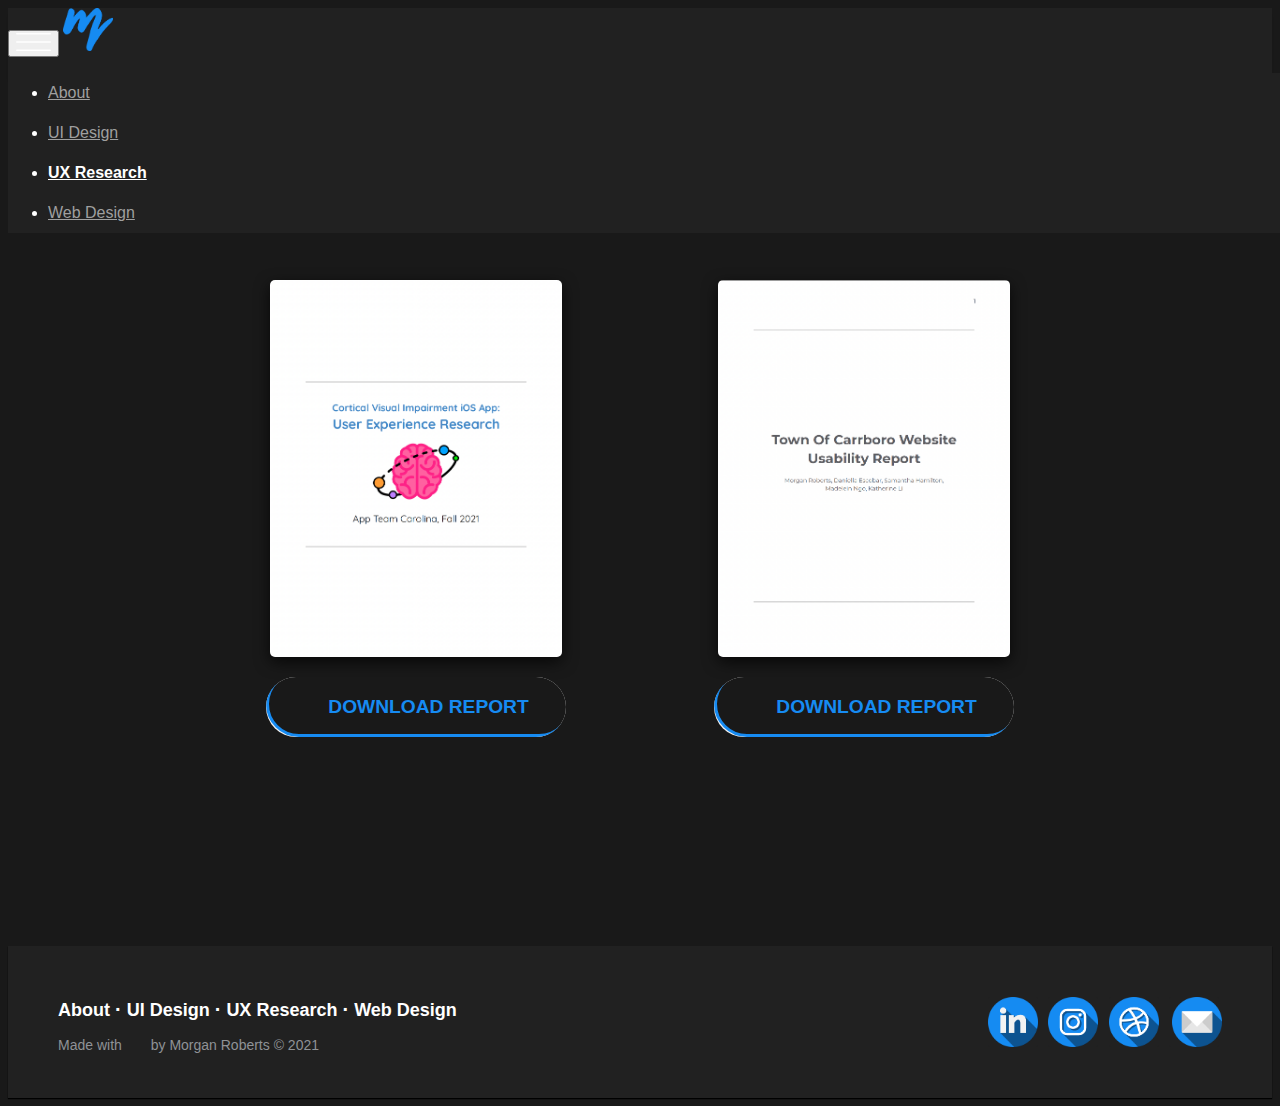
<file: UX Research/index.html>
<!DOCTYPE html>
<html lang="en">
    <head>
        <meta charset="utf-8">
        <meta name="viewport" content="width=device-width, initial-scale=1, shrink-to-fit=no">
        <title>About</title>
        <link rel="icon" href="../images/logo.png">
        <link rel="stylesheet" href="https://use.fontawesome.com/releases/v5.5.0/css/all.css" integrity="sha384-B4dIYHKNBt8Bc12p+WXckhzcICo0wtJAoU8YZTY5qE0Id1GSseTk6S+L3BlXeVIU" crossorigin="anonymous">
        <link rel="stylesheet" href="https://stackpath.bootstrapcdn.com/bootstrap/4.1.0/css/bootstrap.min.css" integrity="sha384-9gVQ4dYFwwWSjIDZnLEWnxCjeSWFphJiwGPXr1jddIhOegiu1FwO5qRGvFXOdJZ4" crossorigin="anonymous">
        <link rel="stylesheet" type="text/css" href="styles.css">
    </head>


    
    <body data-spy="scroll" data-target="#navbar" data-offset="72" class="position-relative">
        <header class="fixed-top page-header">
            <div class="container-fluid container-fluid-max">

<!------------------------------------------------------------------NAVIGATION----------------------------------------------------------> 

                <nav class="navbar navbar-expand-md">

                    <button class="navbar-toggler" type="button" data-toggle="collapse" data-target="#nav-content" aria-controls="nav-content" aria-expanded="false" aria-label="Toggle navigation">
                        <div id="container"><img id="menu" src="../menu.svg"></div>
                    </button>
                    
                    <a class="navbar-brand" href="../index.html"><img id="logo" src="../images/logo.png"></a>
    
                    <div class="collapse navbar-collapse" id="nav-content">
                        <ul class="navbar-nav">
                            <li class="nav-item">
                                <a class="nav-link" href="../About/index.html">About</a>
                            </li>
                            <li class="nav-item">
                                <a class="nav-link" href="../UI-Design/index.html">UI Design</a>
                            </li>
                            <li class="nav-item">
                                <a class="nav-link" id="active" href="../UX Research/index.html">UX Research</a>
                              </li>
                            <li class="nav-item">
                                <a class="nav-link" href="../Web-Design/index.html">Web Design</a>
                            </li>
                            <!-- <li class="nav-item">
                                <a class="nav-link" href="../Contact/index.html">Contact</a>
                            </li> -->
                        </ul>
                    </div>
    
                </nav>
            </div>
        </header>

<!------------------------------------------------------------------MAIN INTRO----------------------------------------------------------> 

    <section id="research">
        <div id="pdfs">
            <div id="cvi">
                <img src="../images/cvi-cover.png" alt="CVI Research Cover" style="width: 65%;">
                <h4 style="text-align: center;"><a href="../images/CVI Research.pdf" download="Morgan-Roberts-CVI-Research"><button class="button" type="button"><i class="fas fa-download"></i>Download Report</button></a></h4>
            </div>
            <div id="toc">
                <img src="../images/toc-cover.png" alt="Town of Carrboro Research Cover" style="width: 65%;">
                <h4 style="text-align: center;"><a href="../images/Town of Carrboro Usability Report.pdf" download="Morgan-Roberts-Carrboro-Research"><button class="button" type="button"><i class="fas fa-download"></i>Download Report</button></a></h4>
            </div>
        </div>
    </section>       


<!------------------------------------------------------------------FOOTER----------------------------------------------------------> 

                                    <footer class="footer-distributed">
                                        <div class="footer-right">
                                            <a href="https://www.linkedin.com/in/morgan-roberts-02b3a21b6/"><img class="media-link" src="../images/linked-in.png"></a>
                                            <a href="https://www.instagram.com/morgandoesdesign/"><img class="media-link" src="../images/instagram.png"></a>
                                            <a href="https://dribbble.com/morgrob"><img class="media-link" src="../images/dribbble.png"></a>
                                            <a href="mailto:morgan@morgan-roberts.com"><img class="media-link last-link" src="../images/email-icon copy.png"></a>
                                        </div>
                                        <div class="footer-left">
                                            <p class="footer-links">
                                                <a class="link-1" href="../About/index.html">About</a>
                                                <a href="../UI-Design/index.html">UI Design</a>
                                                <a href="index.html">UX Research</a>
                                                <a href="../Web-Design/index.html">Web Design</a>
                                                <!-- <a href="../Contact/index.html">Contact</a> -->
                                            </p>
                                            <p>Made with <i class="fas fa-heart heart"></i> by Morgan Roberts &#169; 2021</p>
                                        </div>
                                    </footer>



        <script src="https://code.jquery.com/jquery-3.3.1.slim.min.js" integrity="sha384-q8i/X+965DzO0rT7abK41JStQIAqVgRVzpbzo5smXKp4YfRvH+8abtTE1Pi6jizo" crossorigin="anonymous"></script>
        <script src="https://cdnjs.cloudflare.com/ajax/libs/popper.js/1.14.0/umd/popper.min.js" integrity="sha384-cs/chFZiN24E4KMATLdqdvsezGxaGsi4hLGOzlXwp5UZB1LY//20VyM2taTB4QvJ" crossorigin="anonymous"></script>
        <script src="https://stackpath.bootstrapcdn.com/bootstrap/4.1.0/js/bootstrap.min.js" integrity="sha384-uefMccjFJAIv6A+rW+L4AHf99KvxDjWSu1z9VI8SKNVmz4sk7buKt/6v9KI65qnm" crossorigin="anonymous"></script>

        
    </body>

</html>
</file>
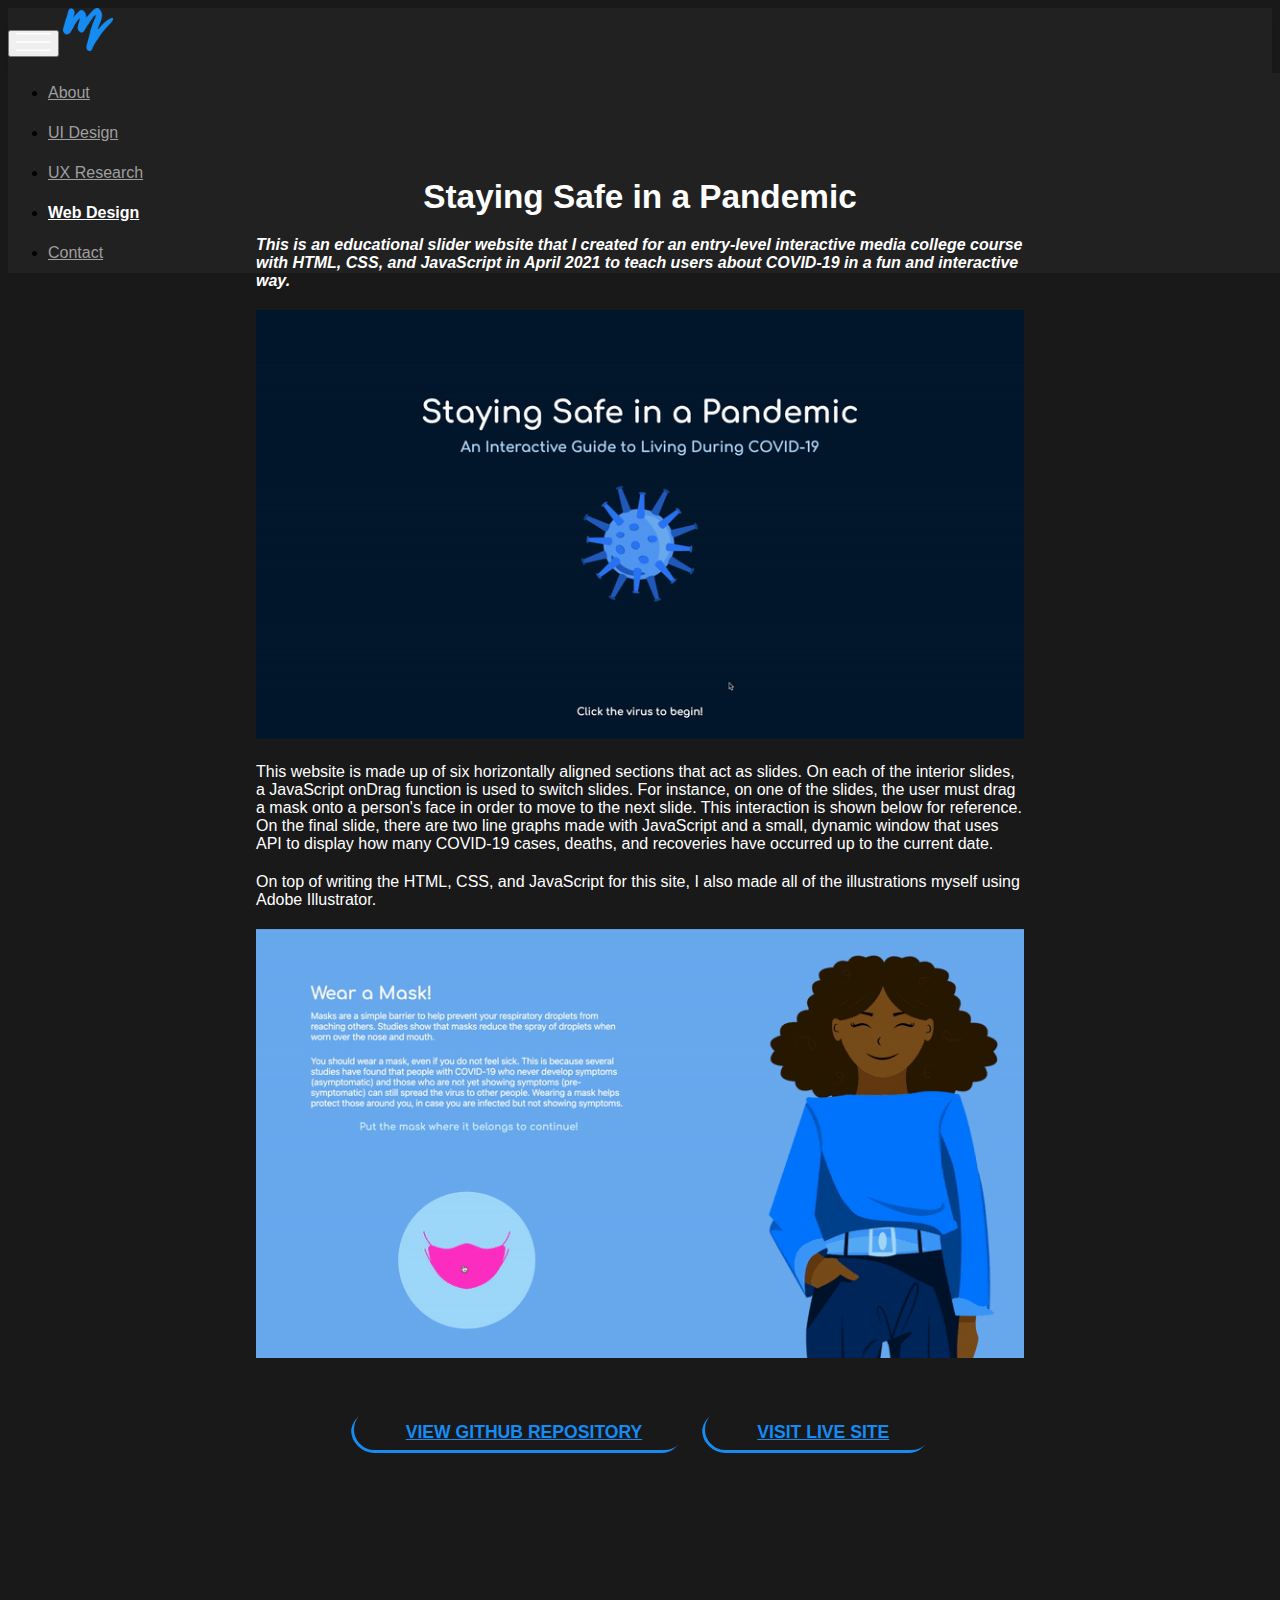
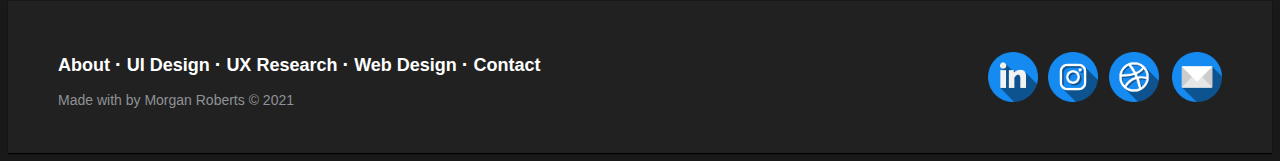
<file: Web-Design/covid.html>
<!DOCTYPE html>
<html lang="en">
    <head>
        <meta charset="utf-8">
        <meta name="viewport" content="width=device-width, initial-scale=1, shrink-to-fit=no">
        <title>Web Design</title>
        <link rel="icon" href="../images/logo.png">
        <link rel="stylesheet" href="https://use.fontawesome.com/releases/v5.15.2/css/all.css" integrity="sha384-vSIIfh2YWi9wW0r9iZe7RJPrKwp6bG+s9QZMoITbCckVJqGCCRhc+ccxNcdpHuYu" crossorigin="anonymous">
        <link rel="stylesheet" href="https://stackpath.bootstrapcdn.com/bootstrap/4.1.0/css/bootstrap.min.css" integrity="sha384-9gVQ4dYFwwWSjIDZnLEWnxCjeSWFphJiwGPXr1jddIhOegiu1FwO5qRGvFXOdJZ4" crossorigin="anonymous">
        <link rel="stylesheet" type="text/css" href="styles.css">
    </head>


    
    <body data-spy="scroll" data-target="#navbar" data-offset="72" class="position-relative">
        <header class="fixed-top page-header">
            <div class="container-fluid container-fluid-max">

<!------------------------------------------------------------------NAVIGATION----------------------------------------------------------> 

                <nav class="navbar navbar-expand-md">

                    <button class="navbar-toggler" type="button" data-toggle="collapse" data-target="#nav-content" aria-controls="nav-content" aria-expanded="false" aria-label="Toggle navigation">
                        <div id="container"><img id="menu" src="../menu.svg"></div>
                    </button>
                    
                    <a class="navbar-brand" href="../index.html"><img id="logo" src="../images/logo.png"></a>
    
                    <div class="collapse navbar-collapse" id="nav-content">
                        <ul class="navbar-nav">
                            <li class="nav-item">
                                <a class="nav-link" href="../About/index.html">About</a>
                            </li>
                            <li class="nav-item">
                                <a class="nav-link" href="../UI-Design/index.html">UI Design</a>
                            </li>
                            <li class="nav-item">
                              <a class="nav-link" href="../UX Research/index.html">UX Research</a>
                            </li>
                            <li class="nav-item">
                                <a class="nav-link" id="active" href="../Web-Design/index.html">Web Design</a>
                            </li>
                            <li class="nav-item">
                                <a class="nav-link" href="../Contact/index.html">Contact</a>
                            </li>
                        </ul>
                    </div>
    
                </nav>
            </div>
        </header>

<!------------------------------------------------------------------ WEBSITES ----------------------------------------------------------> 
<div id="main-section">
  <h1>Staying Safe in a Pandemic</h1>
  <h4>This is an educational slider website that I created for an entry-level interactive media college course with HTML, CSS, and JavaScript 
      in April 2021 to teach users about COVID-19 in a fun and interactive way.</h4>
    <img src="../images/pandemic.gif" alt="Gif of Staying Safe in a Pandemic Home" style="width: 100%;">
  <p>
      This website is made up of six horizontally aligned sections that act as slides. On each of the interior slides, a JavaScript onDrag function is 
      used to switch slides. For instance, on one of the slides, the user must drag a mask onto a person's face in order to move to the next slide. This 
      interaction is shown below for reference. On the final slide, there are two line graphs made with JavaScript and a small, dynamic window that uses 
      API to display how many COVID-19 cases, deaths, and recoveries have occurred up to the current date. 
  </p>
  <p>
      On top of writing the HTML, CSS, and JavaScript for this site, I also made all of the illustrations myself using Adobe Illustrator.
  </p>
<img src="../images/mask.gif" alt="Mask Drag Interaction Gif" style="width: 100%;">
  <div id="btns">
      <a class="button" href="https://github.com/morgrob/p3-covid"><i class="fab fa-github"></i> View Github Repository</a>
      <a class="button" href="https://morgan-roberts.com/p3-covid/"><i class="fas fa-desktop"></i> Visit Live Site</a>
  </div>
</div>

<!------------------------------------------------------------------FOOTER----------------------------------------------------------> 

                                    <footer class="footer-distributed">
                                        <div class="footer-right">
                                            <a href="https://www.linkedin.com/in/morgan-roberts-02b3a21b6/"><img class="media-link" src="../images/linked-in.png"></a>
                                            <a href="https://www.instagram.com/morgandoesdesign/"><img class="media-link" src="../images/instagram.png"></a>
                                            <a href="https://dribbble.com/morgrob"><img class="media-link" src="../images/dribbble.png"></a>
                                            <a href="mailto:morgan@morgan-roberts.com"><img class="media-link last-link" src="../images/email-icon copy.png"></a>
                                        </div>
                                        <div class="footer-left">
                                            <p class="footer-links">
                                                <a class="link-1" href="../About/index.html">About</a>
                                                <a href="../UI-Design/index.html">UI Design</a>
                                                <a href="../UX Research/index.html">UX Research</a>
                                                <a href="../Web-Design/index.html">Web Design</a>
                                                <a href="../Contact/index.html">Contact</a>
                                            </p>
                                            <p>Made with <i class="fas fa-heart heart"></i> by Morgan Roberts &#169; 2021</p>
                                        </div>
                                    </footer>



        <script src="https://code.jquery.com/jquery-3.3.1.slim.min.js" integrity="sha384-q8i/X+965DzO0rT7abK41JStQIAqVgRVzpbzo5smXKp4YfRvH+8abtTE1Pi6jizo" crossorigin="anonymous"></script>
        <script src="https://cdnjs.cloudflare.com/ajax/libs/popper.js/1.14.0/umd/popper.min.js" integrity="sha384-cs/chFZiN24E4KMATLdqdvsezGxaGsi4hLGOzlXwp5UZB1LY//20VyM2taTB4QvJ" crossorigin="anonymous"></script>
        <script src="https://stackpath.bootstrapcdn.com/bootstrap/4.1.0/js/bootstrap.min.js" integrity="sha384-uefMccjFJAIv6A+rW+L4AHf99KvxDjWSu1z9VI8SKNVmz4sk7buKt/6v9KI65qnm" crossorigin="anonymous"></script>

        
    </body>

</html>
</file>
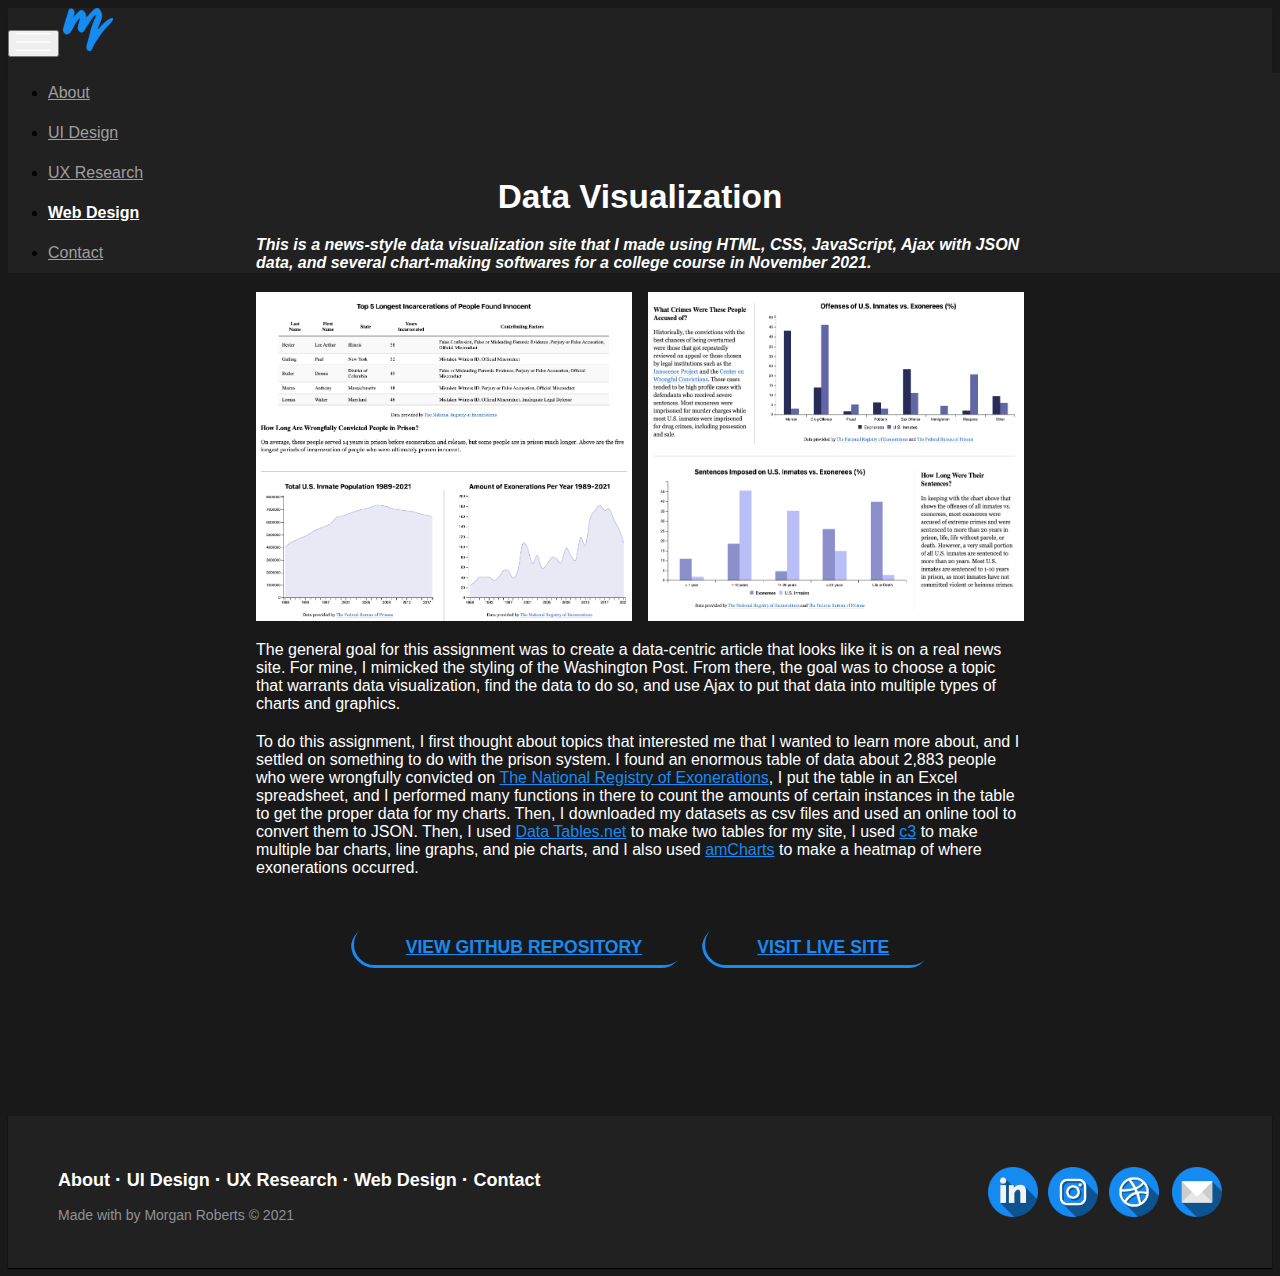
<file: Web-Design/exonerations.html>
<!DOCTYPE html>
<html lang="en">
    <head>
        <meta charset="utf-8">
        <meta name="viewport" content="width=device-width, initial-scale=1, shrink-to-fit=no">
        <title>Web Design</title>
        <link rel="icon" href="../images/logo.png">
        <link rel="stylesheet" href="https://use.fontawesome.com/releases/v5.15.2/css/all.css" integrity="sha384-vSIIfh2YWi9wW0r9iZe7RJPrKwp6bG+s9QZMoITbCckVJqGCCRhc+ccxNcdpHuYu" crossorigin="anonymous">
        <link rel="stylesheet" href="https://stackpath.bootstrapcdn.com/bootstrap/4.1.0/css/bootstrap.min.css" integrity="sha384-9gVQ4dYFwwWSjIDZnLEWnxCjeSWFphJiwGPXr1jddIhOegiu1FwO5qRGvFXOdJZ4" crossorigin="anonymous">
        <link rel="stylesheet" type="text/css" href="styles.css">
    </head>


    
    <body data-spy="scroll" data-target="#navbar" data-offset="72" class="position-relative">
        <header class="fixed-top page-header">
            <div class="container-fluid container-fluid-max">

<!------------------------------------------------------------------NAVIGATION----------------------------------------------------------> 

                <nav class="navbar navbar-expand-md">

                    <button class="navbar-toggler" type="button" data-toggle="collapse" data-target="#nav-content" aria-controls="nav-content" aria-expanded="false" aria-label="Toggle navigation">
                        <div id="container"><img id="menu" src="../menu.svg"></div>
                    </button>
                    
                    <a class="navbar-brand" href="../index.html"><img id="logo" src="../images/logo.png"></a>
    
                    <div class="collapse navbar-collapse" id="nav-content">
                        <ul class="navbar-nav">
                            <li class="nav-item">
                                <a class="nav-link" href="../About/index.html">About</a>
                            </li>
                            <li class="nav-item">
                                <a class="nav-link" href="../UI-Design/index.html">UI Design</a>
                            </li>
                            <li class="nav-item">
                              <a class="nav-link" href="../UX Research/index.html">UX Research</a>
                            </li>
                            <li class="nav-item">
                                <a class="nav-link" id="active" href="../Web-Design/index.html">Web Design</a>
                            </li>
                            <li class="nav-item">
                                <a class="nav-link" href="../Contact/index.html">Contact</a>
                            </li>
                        </ul>
                    </div>
    
                </nav>
            </div>
        </header>

<!------------------------------------------------------------------ WEBSITES ----------------------------------------------------------> 
<div id="main-section">
  <h1>Data Visualization</h1>
  <h4>This is a news-style data visualization site that I made using HTML, CSS, JavaScript, Ajax with JSON data, and several chart-making 
      softwares for a college course in November 2021.
  </h4>
  <div id="hurricane-imgs">
    <img src="../images/exo-tables.png" alt="Storm Surge Slide" style="width: 49%;">
    <img src="../images/bar-charts.png" alt="Hurricane Quiz" style="width: 49%;">
  </div>
  <p>
      The general goal for this assignment was to create a data-centric article that looks like it is on a real news site. For mine, I 
      mimicked the styling of the Washington Post. From there, the goal was to choose a topic that warrants data visualization, find the 
      data to do so, and use Ajax to put that data into multiple types of charts and graphics. 
  </p>
  <p>
      To do this assignment, I first thought about topics that interested me that I wanted to learn more about, and I settled on something 
      to do with the prison system. I found an enormous table of data about 2,883 people who were wrongfully convicted on <a href="https://
      www.law.umich.edu/special/exoneration/Pages/browse.aspx">The National Registry of Exonerations</a>, I put the table in an Excel spreadsheet, 
      and I performed many functions in there to count the amounts of certain instances in the table to get the proper data for my charts. Then, 
      I downloaded my datasets as csv files and used an online tool to convert them to JSON. Then, I used <a href="https://datatables.net/">Data
      Tables.net</a> to make two tables for my site, I used <a href="https://c3js.org/">c3</a> to make multiple bar charts, line graphs, 
      and pie charts, and I also used <a href="https://www.amcharts.com/">amCharts</a> to make a heatmap of where exonerations occurred. 
  </p>
  <div id="btns">
      <a class="button" href="https://github.com/morgrob/487-p3-data"><i class="fab fa-github"></i> View Github Repository</a>
      <a class="button" href="https://morgan-roberts.com/487-p3-data/"><i class="fas fa-desktop"></i> Visit Live Site</a>
  </div>
</div>

<!------------------------------------------------------------------FOOTER----------------------------------------------------------> 

                                    <footer class="footer-distributed">
                                        <div class="footer-right">
                                            <a href="https://www.linkedin.com/in/morgan-roberts-02b3a21b6/"><img class="media-link" src="../images/linked-in.png"></a>
                                            <a href="https://www.instagram.com/morgandoesdesign/"><img class="media-link" src="../images/instagram.png"></a>
                                            <a href="https://dribbble.com/morgrob"><img class="media-link" src="../images/dribbble.png"></a>
                                            <a href="mailto:morgan@morgan-roberts.com"><img class="media-link last-link" src="../images/email-icon copy.png"></a>
                                        </div>
                                        <div class="footer-left">
                                            <p class="footer-links">
                                                <a class="link-1" href="../About/index.html">About</a>
                                                <a href="../UI-Design/index.html">UI Design</a>
                                                <a href="../UX Research/index.html">UX Research</a>
                                                <a href="../Web-Design/index.html">Web Design</a>
                                                <a href="../Contact/index.html">Contact</a>
                                            </p>
                                            <p>Made with <i class="fas fa-heart heart"></i> by Morgan Roberts &#169; 2021</p>
                                        </div>
                                    </footer>



        <script src="https://code.jquery.com/jquery-3.3.1.slim.min.js" integrity="sha384-q8i/X+965DzO0rT7abK41JStQIAqVgRVzpbzo5smXKp4YfRvH+8abtTE1Pi6jizo" crossorigin="anonymous"></script>
        <script src="https://cdnjs.cloudflare.com/ajax/libs/popper.js/1.14.0/umd/popper.min.js" integrity="sha384-cs/chFZiN24E4KMATLdqdvsezGxaGsi4hLGOzlXwp5UZB1LY//20VyM2taTB4QvJ" crossorigin="anonymous"></script>
        <script src="https://stackpath.bootstrapcdn.com/bootstrap/4.1.0/js/bootstrap.min.js" integrity="sha384-uefMccjFJAIv6A+rW+L4AHf99KvxDjWSu1z9VI8SKNVmz4sk7buKt/6v9KI65qnm" crossorigin="anonymous"></script>

        
    </body>

</html>
</file>
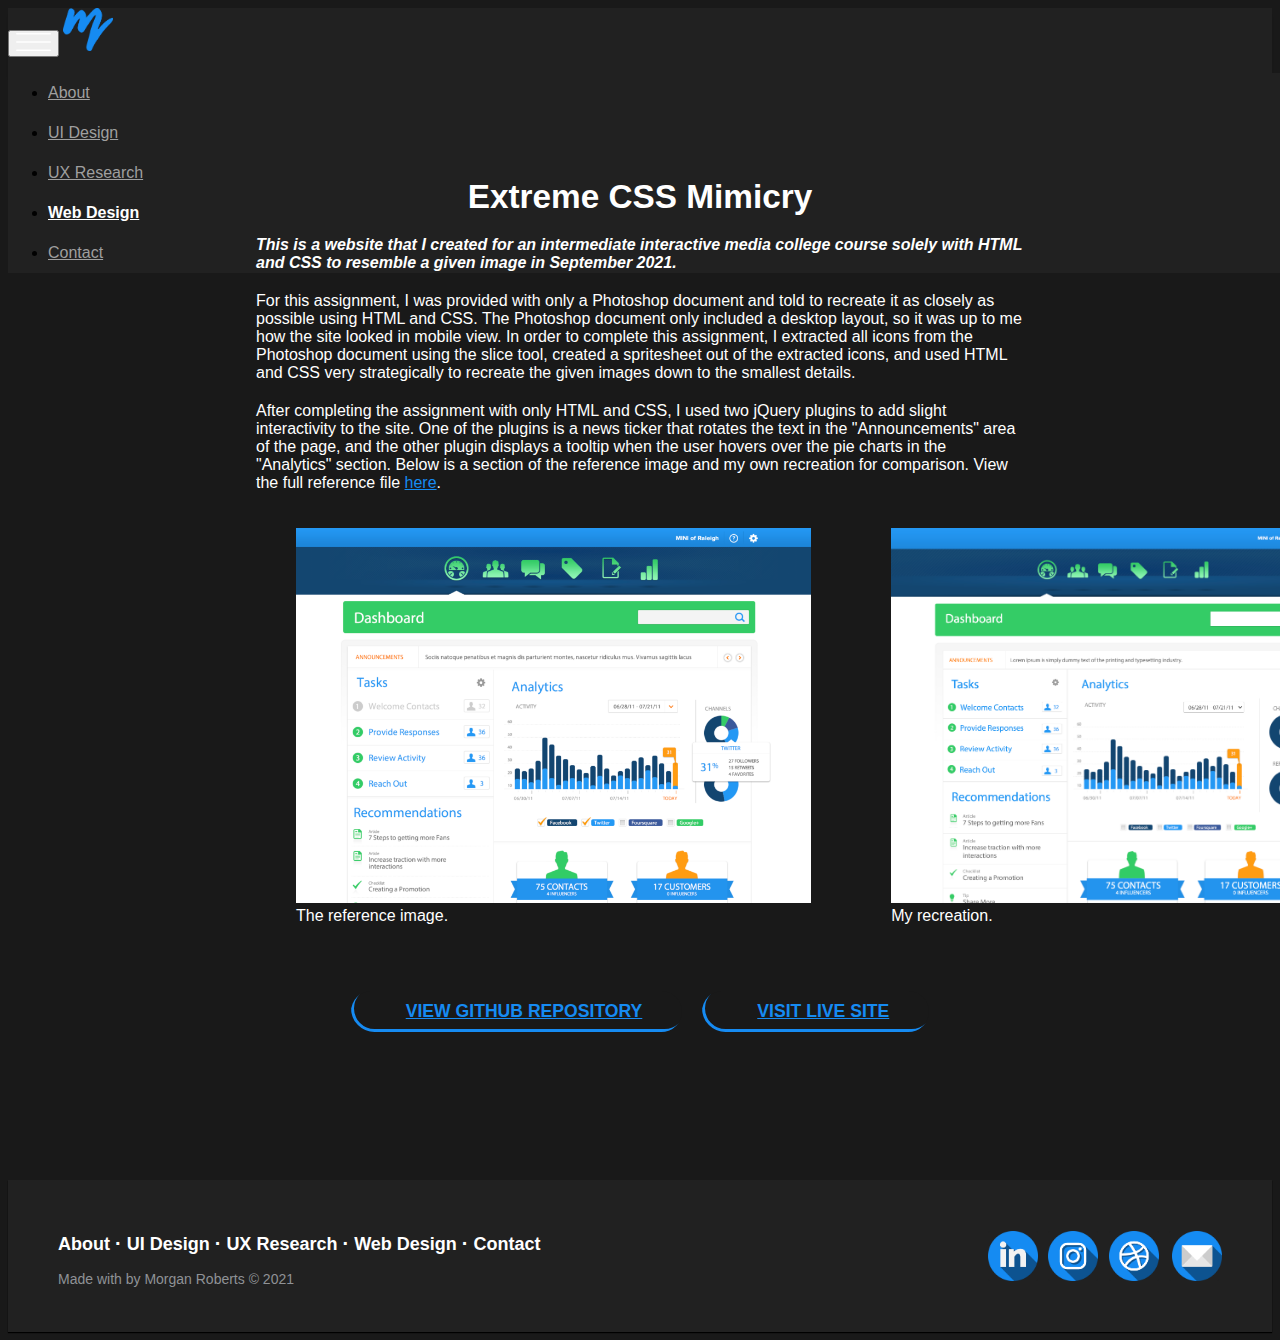
<file: Web-Design/mimicry.html>
<!DOCTYPE html>
<html lang="en">
    <head>
        <meta charset="utf-8">
        <meta name="viewport" content="width=device-width, initial-scale=1, shrink-to-fit=no">
        <title>Web Design</title>
        <link rel="icon" href="../images/logo.png">
        <link rel="stylesheet" href="https://use.fontawesome.com/releases/v5.15.2/css/all.css" integrity="sha384-vSIIfh2YWi9wW0r9iZe7RJPrKwp6bG+s9QZMoITbCckVJqGCCRhc+ccxNcdpHuYu" crossorigin="anonymous">
        <link rel="stylesheet" href="https://stackpath.bootstrapcdn.com/bootstrap/4.1.0/css/bootstrap.min.css" integrity="sha384-9gVQ4dYFwwWSjIDZnLEWnxCjeSWFphJiwGPXr1jddIhOegiu1FwO5qRGvFXOdJZ4" crossorigin="anonymous">
        <link rel="stylesheet" type="text/css" href="styles.css">
    </head>


    
    <body data-spy="scroll" data-target="#navbar" data-offset="72" class="position-relative">
        <header class="fixed-top page-header">
            <div class="container-fluid container-fluid-max">

<!------------------------------------------------------------------NAVIGATION----------------------------------------------------------> 

                <nav class="navbar navbar-expand-md">

                    <button class="navbar-toggler" type="button" data-toggle="collapse" data-target="#nav-content" aria-controls="nav-content" aria-expanded="false" aria-label="Toggle navigation">
                        <div id="container"><img id="menu" src="../menu.svg"></div>
                    </button>
                    
                    <a class="navbar-brand" href="../index.html"><img id="logo" src="../images/logo.png"></a>
    
                    <div class="collapse navbar-collapse" id="nav-content">
                        <ul class="navbar-nav">
                            <li class="nav-item">
                                <a class="nav-link" href="../About/index.html">About</a>
                            </li>
                            <li class="nav-item">
                                <a class="nav-link" href="../UI-Design/index.html">UI Design</a>
                            </li>
                            <li class="nav-item">
                              <a class="nav-link" href="../UX Research/index.html">UX Research</a>
                            </li>
                            <li class="nav-item">
                                <a class="nav-link" id="active" href="../Web-Design/index.html">Web Design</a>
                            </li>
                            <li class="nav-item">
                                <a class="nav-link" href="../Contact/index.html">Contact</a>
                            </li>
                        </ul>
                    </div>
    
                </nav>
            </div>
        </header>

<!------------------------------------------------------------------ WEBSITES ----------------------------------------------------------> 
<div id="main-section">
  <h1>Extreme CSS Mimicry</h1>
  <h4>This is a website that I created for an intermediate interactive media college course solely with HTML and CSS to resemble a given image in September 2021.</h4>
  <p>
      For this assignment, I was provided with only a Photoshop document and told to recreate it as closely as possible using HTML and CSS. 
      The Photoshop document only included a desktop layout, so it was up to me how the site looked in mobile view. In order to complete this 
      assignment, I extracted all icons from the Photoshop document using the slice tool, created a spritesheet out of the extracted icons, and 
      used HTML and CSS very strategically to recreate the given images down to the smallest details. 
  </p>
  <p>
      After completing the assignment with only HTML and CSS, I used two jQuery plugins to add slight interactivity to the site. One of the plugins 
      is a news ticker that rotates the text in the "Announcements" area of the page, and the other plugin displays a tooltip when the user hovers 
      over the pie charts in the "Analytics" section. Below is a section of the reference image and my own recreation for comparison. View the full 
      reference file <a href="https://app.box.com/s/ihrdl3ta3jw7noprg1bz">here</a>.
  </p>
  <div id="mimicry-imgs">
      <figure>
        <img src="../images/reference.png" alt="CSS Mimicry Reference" style="height: 375px;">
        <figcaption>The reference image.</figcaption>
      </figure>
      <figure>
        <img src="../images/myversion.png" alt="CSS Mimicry" style="height: 375px;">
        <figcaption>My recreation.</figcaption>
      </figure>
  </div>
  <div id="btns">
      <a class="button" href="https://github.com/morgrob/487-js-as4"><i class="fab fa-github"></i> View Github Repository</a>
      <a class="button" href="http://morgan-roberts.com/487-js-as4/"><i class="fas fa-desktop"></i> Visit Live Site</a>
  </div>
</div>

<!------------------------------------------------------------------FOOTER----------------------------------------------------------> 

                                    <footer class="footer-distributed">
                                        <div class="footer-right">
                                            <a href="https://www.linkedin.com/in/morgan-roberts-02b3a21b6/"><img class="media-link" src="../images/linked-in.png"></a>
                                            <a href="https://www.instagram.com/morgandoesdesign/"><img class="media-link" src="../images/instagram.png"></a>
                                            <a href="https://dribbble.com/morgrob"><img class="media-link" src="../images/dribbble.png"></a>
                                            <a href="mailto:morgan@morgan-roberts.com"><img class="media-link last-link" src="../images/email-icon copy.png"></a>
                                        </div>
                                        <div class="footer-left">
                                            <p class="footer-links">
                                                <a class="link-1" href="../About/index.html">About</a>
                                                <a href="../UI-Design/index.html">UI Design</a>
                                                <a href="../UX Research/index.html">UX Research</a>
                                                <a href="../Web-Design/index.html">Web Design</a>
                                                <a href="../Contact/index.html">Contact</a>
                                            </p>
                                            <p>Made with <i class="fas fa-heart heart"></i> by Morgan Roberts &#169; 2021</p>
                                        </div>
                                    </footer>



        <script src="https://code.jquery.com/jquery-3.3.1.slim.min.js" integrity="sha384-q8i/X+965DzO0rT7abK41JStQIAqVgRVzpbzo5smXKp4YfRvH+8abtTE1Pi6jizo" crossorigin="anonymous"></script>
        <script src="https://cdnjs.cloudflare.com/ajax/libs/popper.js/1.14.0/umd/popper.min.js" integrity="sha384-cs/chFZiN24E4KMATLdqdvsezGxaGsi4hLGOzlXwp5UZB1LY//20VyM2taTB4QvJ" crossorigin="anonymous"></script>
        <script src="https://stackpath.bootstrapcdn.com/bootstrap/4.1.0/js/bootstrap.min.js" integrity="sha384-uefMccjFJAIv6A+rW+L4AHf99KvxDjWSu1z9VI8SKNVmz4sk7buKt/6v9KI65qnm" crossorigin="anonymous"></script>

        
    </body>

</html>
</file>
<file: Home/styles.css>
body {
    font-family: -apple-system, BlinkMacSystemFont, 'Segoe UI', Roboto, Oxygen, Ubuntu, Cantarell, 'Open Sans', 'Helvetica Neue', sans-serif;
    position: relative;
    box-sizing: border-box;
    background-color: #191919;
}

h1 {
    font-size: 3.75em;
    font-weight: bold;
    margin-left: 10%;
    color: white;
}
h2 {
    font-size: 1.75em;
    margin-left: 10%;
    color: white;
}
main {
    display: block;
    position: relative;
    padding-bottom: 150px;
}

/* -------------------------------------------- LANDING AREA ---------------------------------------------------*/

.container-fluid-max {
    max-width: 100%;
  }

  .button {
    display: inline-block;
    width: 300px;
    height: 60px;
    margin-left: 10%;
    margin-top: 15px;
    border-radius: 100px;
    border: none;
    color: #168BF2;
    font-size: 1.2rem;
    text-transform: uppercase;
    font-weight: bold;
    transition: all 0.3s;
    position: relative;
    overflow: hidden;
    z-index: 1;
  }
  .button:focus {
    transform: scale(1.1);
  }
  .button:after {
    content: "";
    position: absolute;
    bottom: 0;
    left: 0;
    width: 100%;
    height: 100%;
    background-color: #191919;
    border: 3px solid #168BF2;
    border-radius: 100px;
    z-index: -2;
  }
  .button:before {
    content: "";
    position: absolute;
    bottom: 0;
    left: 0;
    width: 0%;
    height: 100%;
    background-color: #FF19D3;
    transition: all 0.3s;
    border-radius: 100px;
    z-index: -1;
  }
  .button:hover {
    color: #fff;
    cursor: pointer;
  }
  .button:hover:before {
    width: 100%;
  }
button i {
    margin-left: 25px;
    margin-bottom: 3px;
}
.cover {
  background: no-repeat center/cover;
  height: 100vh;
}

  /* ------------------------------------------------- HEADER/NAV -------------------------------------------------------*/

  #logo {
    width: 50px;
    margin: 0;
}

.nav-link {
    color: #9f9f9f !important;
    font-size: 1em;
    padding: 0 !important;
    margin-right: 50px;
    margin-top: 0;
    margin-bottom: 2px;
    transition: 0.3s ease;
}

#menu {
    width: 35px;
}

.navbar-collapse {
    justify-content: center;
    line-height: 2.5em;
    background-color: #212121;
    width: 100vw;
    margin: 0;
}
header {
    background-color: #212121;
    height: 70px;
    box-shadow: 0 4px 5px -5px black;
}
.nav-link:hover {
    color: white !important;
}
.navbar-toggler {
    box-shadow: none;
    margin-top: none;
}
.navbar-toggler:hover {
    color: white;
}

/* ------------------------------------------------- FOOTER -------------------------------------------------------*/

.media-link {
    width: 50px;
}
footer {
    width: 100%;
    bottom: 0;
    position: absolute;
}
.footer-distributed {
    background-color: #212121;
    box-shadow: 0 1px 1px 0 black;
    box-sizing: border-box;
    width: 100%;
    text-align: left;
    font: normal 16px sans-serif;
    padding: 45px 50px;
  }
  
  .footer-distributed .footer-left p {
    color: #8f9296;
    font-size: 14px;
    margin: 0;
  }
  /* Footer links */
  
  .footer-distributed p.footer-links {
    font-size: 18px;
    font-weight: bold;
    color: #ffffff;
    margin: 0 0 10px;
    padding: 0;
    transition: ease .25s;
  }
  
  .footer-distributed p.footer-links a {
    display: inline-block;
    line-height: 1.8;
    text-decoration: none;
    color: inherit;
    transition: ease .25s;
  }
  
  .footer-distributed .footer-links a:before {
    content: "·";
    font-size: 20px;
    left: 0;
    color: #fff;
    display: inline-block;
    padding-right: 5px;
  }
  
  .footer-distributed .footer-links .link-1:before {
    content: none;
  }
  
  .footer-distributed .footer-right {
    float: right;
    margin-top: 6px;
    max-width: 250px;
  }
  
  .footer-distributed .footer-right a {
    display: inline-block;
    width: 50px;
    height: 50px;
    background-color: #212121;
    border-radius: 2px;
    font-size: 20px;
    color: #ffffff;
    text-align: center;
    line-height: 35px;
    transition:all .25s;
    margin-left: 3px;
    margin-right: 3px;
  }
  .last-link {
      margin-left: 3px;
  }
  .heart {
      color: #c93030;
  }
  
  .footer-distributed .footer-right a:hover{transform:scale(1.1); -webkit-transform:scale(1.1);}
  
  .footer-distributed p.footer-links a:hover{text-decoration:underline;}
  
  /* Media Queries */
  
  @media (max-width: 600px) {
    .footer-distributed .footer-left, .footer-distributed .footer-right {
      text-align: center;
    }
    .footer-distributed .footer-right {
      float: none;
      margin: 0 auto 20px;
    }
    .footer-distributed .footer-left p.footer-links {
      line-height: 1.8;
    }
  }
  
  @media (max-width: 768px) {
    header {
        width: 120vw;
    }
    #logo {
        margin-right: 20vw;
    }
    .navbar-collapse {
        padding-bottom: 30px;
        padding-top: 30px;
        line-height: 3.5em;
        font-size: 1.2em;
        margin-left: -30px;
        padding-left: 40px;
    }
    .cover {
        height: 120vh;
    }
    h2 {
        font-size: 1.5em;;
    }
    h1 {
      font-size: 2.35em;
  
}
.landing-button {
  width: 230px;
  height: 55px;
  font-size: 1.1em;
}
#arrow {
  margin-left: 15px;
}
.landing-title {
  margin-top: -25%;
  margin-left: -1%;
}  

  }
</file>
<file: About/styles.css>
body {
    font-family: -apple-system, BlinkMacSystemFont, 'Segoe UI', Roboto, Oxygen, Ubuntu, Cantarell, 'Open Sans', 'Helvetica Neue', sans-serif;
    position: relative;
    box-sizing: border-box;
    background-color: #191919;
    color: white;
}
.container-fluid-max {
    max-width: 100%;
  }

#active {
    color: white !important;
    font-weight: bold;
}

/* ------------------------------------BIOGRAPHY SECTION ---------------------------------- */

section {
    margin-left: 5%;
    margin-right: 5%;
    padding-bottom: 200px;
}

.info-row {
    margin-top: 11%;
}
.portrait {
    width: 100%;
    margin-top: 3%;
    border-radius: 100rem;
    box-shadow: black 0px 54px 55px, black 0px -12px 30px, black 0px 4px 6px, black 0px 12px 13px, black 0px -3px 5px;
}

.card {
    width: 90%;
    margin-top: 0;
    border: none;
    margin-left: 10px;
    margin-right: 10px;
    position: relative;  
    background-color: #191919;  
}
.info-card {
    margin-top: 15px;
}
h2 {
    font-size: 2.3em;
    font-weight: bold;
    margin-bottom: 10px;
}
h3 {
    font-size: 1.5em;
    margin-bottom: 20px;
}
.info-card p {
    font-size: 1.1em;
}
.column {
    display: flex;
    justify-content: center;
    padding-bottom: 65px;
}

/* ------------------------------------------------- HIRE SECTION ------------------------------------------------------*/

/* #card-title {
    font-size: 2.5em;
    font-weight: bold;
    text-align: center;
    margin-bottom: 3%;
    margin-top: 20px;
} */
.hire-card {
    border: none;
    width: 90%;
    height: 70%;
    transition: none;
}
.hire-card:hover {
    transform: none;
}
.more p {
    font-size: 1.25em;
    font-weight: bold;
    margin-top: 25px;
}

#dwnld-i {
    padding-right: 15px;
    padding-bottom: 5px;
    width: 35px;
}
h4 {
    text-align: center;
    font-size: 1em;
    margin-top: 5px;
}
.button {
    display: inline-block;
    width: 300px;
    height: 60px;
    margin-top: 15px;
    border-radius: 100px;
    border: none;
    color: #168BF2;
    font-size: 1.2rem;
    text-transform: uppercase;
    font-weight: bold;
    transition: all 0.3s;
    position: relative;
    overflow: hidden;
    z-index: 1;
  }
  .button:focus {
    transform: scale(1.1);
  }
  .button:after {
    content: "";
    position: absolute;
    bottom: 0;
    left: 0;
    width: 100%;
    height: 100%;
    background-color: #191919;
    border: 3px solid #168BF2;
    border-radius: 100px;
    z-index: -2;
  }
  .button:before {
    content: "";
    position: absolute;
    bottom: 0;
    left: 0;
    width: 0%;
    height: 100%;
    background-color: #FF19D3;
    transition: all 0.3s;
    border-radius: 100px;
    z-index: -1;
  }
  .button:hover {
    color: #fff;
    cursor: pointer;
  }
  .button:hover:before {
    width: 100%;
  }
.button i {
    margin-right: 25px;
    margin-bottom: 3px;
}
 .link {
      text-decoration: none;
      color: #168BF2;
  }
  .link:hover {
      color: #FF19D3;
      text-decoration: none;
  }
 
 /* ------------------------------------------------- HEADER/NAV -------------------------------------------------------*/

 #logo {
    width: 50px;
    margin: 0;
}

.nav-link {
    color: #9f9f9f !important;
    font-size: 1em;
    padding: 0 !important;
    margin-right: 50px;
    margin-top: 0;
    margin-bottom: 2px;
    transition: 0.3s ease;
}
#menu {
    width: 35px;
}

.navbar-collapse {
    justify-content: center;
    line-height: 2.5em;
    background-color: #212121;
    width: 100vw;
    margin: 0;
}
header {
    background-color: #212121;
    height: 72px;
    box-shadow: 0 4px 5px -5px black;
}
.nav-link:hover {
    color: white !important;
}
.navbar-toggler {
    box-shadow: none;
    margin-top: none;
}
.navbar-toggler:hover {
    color: white;
}

/* ------------------------------------------------- FOOTER -------------------------------------------------------*/

.media-link {
    width: 50px;
}
footer {
    width: 100%;
    bottom: 0;
    position: absolute;
}
.footer-distributed {
    background-color: #212121;
    box-shadow: 0 1px 1px 0 black;
    box-sizing: border-box;
    width: 100%;
    text-align: left;
    font: normal 16px sans-serif;
    padding: 45px 50px;
  }
  
  .footer-distributed .footer-left p {
    color: #8f9296;
    font-size: 14px;
    margin: 0;
  }
  /* Footer links */
  
  .footer-distributed p.footer-links {
    font-size: 18px;
    font-weight: bold;
    color: #ffffff;
    margin: 0 0 10px;
    padding: 0;
    transition: ease .25s;
  }
  
  .footer-distributed p.footer-links a {
    display: inline-block;
    line-height: 1.8;
    text-decoration: none;
    color: inherit;
    transition: ease .25s;
  }
  
  .footer-distributed .footer-links a:before {
    content: "·";
    font-size: 20px;
    left: 0;
    color: #fff;
    display: inline-block;
    padding-right: 5px;
  }
  
  .footer-distributed .footer-links .link-1:before {
    content: none;
  }
  
  .footer-distributed .footer-right {
    float: right;
    margin-top: 6px;
    max-width: 250px;
  }
  
  .footer-distributed .footer-right a {
    display: inline-block;
    width: 50px;
    height: 50px;
    background-color: #212121;
    border-radius: 2px;
    font-size: 20px;
    color: #ffffff;
    text-align: center;
    line-height: 35px;
    transition:all .25s;
    margin-left: 3px;
    margin-right: 3px;
  }
  .last-link {
      margin-left: 3px;
  }
  .heart {
      color: #c93030;
  }
  
  .footer-distributed .footer-right a:hover{transform:scale(1.1); -webkit-transform:scale(1.1);}
  
  .footer-distributed p.footer-links a:hover{text-decoration:underline;}
  
  /* Media Queries */
  
  @media (max-width: 600px) {
    .footer-distributed .footer-left, .footer-distributed .footer-right {
      text-align: center;
    }
    .footer-distributed .footer-right {
      float: none;
      margin: 0 auto 20px;
    }
    .footer-distributed .footer-left p.footer-links {
      line-height: 1.8;
    }
  }
  
  @media (max-width: 768px) {
    header {
        height: 70px;
        width: 120vw;
    }
    #logo {
        margin-right: 20vw;
    }
    .navbar-collapse {
        padding-bottom: 30px;
        padding-top: 30px;
        line-height: 3.5em;
        font-size: 1.2em;
        margin-left: -30px;
        padding-left: 40px;
    }
    .portrait {
        margin-top: 10%;
        box-shadow: none;
    }
    .info-card {
        margin-top: -100px;
        width: 100%;
    }
    section {
        margin-left: 0%;
        margin-right: 0%;
        padding-bottom: 250px;
        font-size: 0.75em;
    }
    .hire-card {
        width: 100%;
    }
    .portrait {
        margin-top: 12%;
    }
    .info-card {
        margin-top: -75px;
    }
    .hire-card {
        width: 100%;
    }
    #card-title {
        margin-top: -30px;
    }
    .hire-card p {
        font-size: 1.25em;
    }
    .button {
        width: 100%;
    }
  
}
</file>
<file: Contact/styles.css>
body {
    font-family: -apple-system, BlinkMacSystemFont, 'Segoe UI', Roboto, Oxygen, Ubuntu, Cantarell, 'Open Sans', 'Helvetica Neue', sans-serif;
    position: relative;
    box-sizing: border-box;
    background-color: #191919;
}

main {
    display: block;
    position: relative;
    padding-bottom: 320px;
    background-color: #191919;
}

#active {
    color: white !important;
    font-weight: bold;
}

.container-fluid-max {
    max-width: 100%;
  }


  /* ------------------------------------------------- SECTION TITLE -------------------------------------------------------*/


.media-link1 {
    width: 65px;
    transition: 0.35s ease;
    margin-left: 2px;
    margin-right: 2px;
}
.media-link1:hover {
    transform: scale(1.1);
    cursor: pointer;
}
.title-container {
    margin-top: 40vh;
    height: 250px;
    width: 100%;
}
h1 {
    font-weight: bold;
    font-size: 3em;
    margin-bottom: 10px;
    text-align: center;
    color: white;
}
h2 {
    text-align: center;
}
.row {
    margin-right: 5%;
    margin-left: 5%;
}

/* ------------------------------------------------- FORM -------------------------------------------------------*/

form {
    margin-top: 175px;
}
label {
    font-weight: bold;
    color: #C7C7C7;
}
input, select, textarea {
    width: 100%;
    padding: 12px;
    border-radius: 4px; 
    box-sizing: border-box; 
    margin-top: 6px; 
    margin-bottom: 16px; 
    resize: vertical;
    border: none;
    background-color: #212121;
    color: #606060 !important;
  }
  select {
      color: #606060;
      -webkit-appearance: none;
  }

  
  ::placeholder {
      color: #606060;
  }


  .button {
    display: inline-block;
    width: 100%;
    height: 60px;
    margin-top: 15px;
    border-radius: 100px;
    border: none;
    color: #168BF2;
    font-size: 1.2rem;
    text-transform: uppercase;
    font-weight: bold;
    transition: all 0.3s;
    position: relative;
    overflow: hidden;
    z-index: 1;
  }
  .button:focus {
    transform: scale(1.1);
  }
  .button:after {
    content: "";
    position: absolute;
    bottom: 0;
    left: 0;
    width: 100%;
    height: 100%;
    background-color: #191919;
    border: 3px solid #168BF2;
    border-radius: 100px;
    z-index: -2;
  }
  .button:before {
    content: "";
    position: absolute;
    bottom: 0;
    left: 0;
    width: 0%;
    height: 100%;
    background-color: #FF19D3;
    transition: all 0.3s;
    border-radius: 100px;
    z-index: -1;
  }
  .button:hover {
    color: #fff;
    cursor: pointer;
  }
  .button:hover:before {
    width: 100%;
  }
 
  input:required:focus:valid {
    background: url("../check.svg") no-repeat 93% 50% #212121;
    background-size: 25px;
  }
  input:required:valid {
    background: url("../check.svg") no-repeat 93% 50% #212121;
    background-size: 25px;
  }
  input:required:focus:invalid {
    background: url("../xmark.svg") no-repeat 93% 50% #212121;
    background-size: 25px;
  }
 




  /* ------------------------------------------------- HEADER/NAV -------------------------------------------------------*/

  #logo {
    width: 50px;
    margin: 0;
}

.nav-link {
    color: #9f9f9f !important;
    font-size: 1em;
    padding: 0 !important;
    margin-right: 50px;
    margin-top: 0;
    margin-bottom: 2px;
    transition: 0.3s ease;
}
#menu {
    width: 35px;
}

.navbar-collapse {
    justify-content: center;
    line-height: 2.5em;
    background-color: #212121;
    width: 100vw;
    margin: 0;
}
header {
    background-color: #212121;
    height: 70px;
    box-shadow: 0 4px 5px -5px black;
}
.nav-link:hover {
    color: white !important;
}
.navbar-toggler {
    box-shadow: none;
    margin-top: none;
}
.navbar-toggler:hover {
    color: white;
}

/* ------------------------------------------------- FOOTER -------------------------------------------------------*/

.media-link {
    width: 50px;
}
footer {
    width: 100%;
    bottom: 0;
    position: absolute;
}
.footer-distributed {
    background-color: #212121;
    box-shadow: 0 1px 1px 0 black;
    box-sizing: border-box;
    width: 100%;
    text-align: left;
    font: normal 16px sans-serif;
    padding: 45px 50px;
  }
  
  .footer-distributed .footer-left p {
    color: #8f9296;
    font-size: 14px;
    margin: 0;
  }
  /* Footer links */
  
  .footer-distributed p.footer-links {
    font-size: 18px;
    font-weight: bold;
    color: #ffffff;
    margin: 0 0 10px;
    padding: 0;
    transition: ease .25s;
  }
  
  .footer-distributed p.footer-links a {
    display: inline-block;
    line-height: 1.8;
    text-decoration: none;
    color: inherit;
    transition: ease .25s;
  }
  
  .footer-distributed .footer-links a:before {
    content: "·";
    font-size: 20px;
    left: 0;
    color: #fff;
    display: inline-block;
    padding-right: 5px;
  }
  
  .footer-distributed .footer-links .link-1:before {
    content: none;
  }
  
  .footer-distributed .footer-right {
    float: right;
    margin-top: 6px;
    max-width: 250px;
  }
  
  .footer-distributed .footer-right a {
    display: inline-block;
    width: 50px;
    height: 50px;
    background-color: #212121;
    border-radius: 2px;
    font-size: 20px;
    color: #ffffff;
    text-align: center;
    line-height: 35px;
    transition:all .25s;
    margin-left: 3px;
    margin-right: 3px;
  }
  .last-link {
      margin-left: 3px;
  }
  .heart {
      color: #c93030;
  }
  
  .footer-distributed .footer-right a:hover{transform:scale(1.1); -webkit-transform:scale(1.1);}
  
  .footer-distributed p.footer-links a:hover{text-decoration:underline;}
  
  /* Media Queries */
  
  @media (max-width: 600px) {
    .footer-distributed .footer-left, .footer-distributed .footer-right {
      text-align: center;
    }
    .footer-distributed .footer-right {
      float: none;
      margin: 0 auto 20px;
    }
    .footer-distributed .footer-left p.footer-links {
      line-height: 1.8;
    }
    .title-container {
      margin-top: 20vh;
    }
    form {
      margin-top: 50px;
  }
  }
  
  @media (max-width: 768px) {
    header {
        width: 120vw;
    }
    #logo {
        margin-right: 20vw;
    }
    .navbar-collapse {
        padding-bottom: 30px;
        padding-top: 30px;
        line-height: 3.5em;
        font-size: 1.2em;
        margin-left: -30px;
        padding-left: 40px;
    }
    .title-container {
      margin-top: 20vh;
    }
    form {
      margin-top: 50px;
  }
  
}
@media (max-width: 950px) {
  .title-container {
    margin-top: 20vh;
  }
  form {
    margin-top: 10px;
}
}
</file>
<file: UI-Design/styles.css>
body {
    font-family: -apple-system, BlinkMacSystemFont, 'Segoe UI', Roboto, Oxygen, Ubuntu, Cantarell, 'Open Sans', 'Helvetica Neue', sans-serif;
    position: relative;
    box-sizing: border-box;
    background-color: #191919;
}

main {
    padding-top: 75px;
    padding-bottom: 155px;
    background-color: #191919;
}
#ui-des {
  display: flex;
  justify-content: space-around;
  color: #e2e2e2;
}

#bootstrap-overrides #active {
    color: white !important;
    font-weight: bold;
}
#bootstrap-overrides header {
  margin-top: 0;
  border-bottom: none;
}
#bootstrap-overrides #nav-content {
  margin-left: 32%;
  margin-top: 5px;
}

  /* ------------------------------------------------- Carousels -------------------------------------------------------*/

#myCarousel1, #myCarousel2, #myCarousel3, #myCarousel4, #myCarousel5, #myCarousel6 {
  width: 100%;
  padding: 3px;
}
.gallery-grid {
  display: -ms-grid;
  display: grid;
  grid-template-columns: repeat(auto-fit, minmax(30vw, 1fr));
  grid-gap: 2px;
  justify-items: center;
  margin: 0;
  padding: 0;
}
  /* ------------------------------------------------- HEADER/NAV -------------------------------------------------------*/

  .about {
    margin-left: -70px;
  }
  #bootstrap-overrides #logo {
    width: 50px;
    margin-left: -15px;
    margin-top: -8px;
}
#bootstrap-overrides .navbar-brand {
    padding-left: 20px;
    padding-bottom: 20px;
}
#bootstrap-overrides nav {
  border: none;
}

#bootstrap-overrides .nav-link {
    color: #9f9f9f !important;
    font-size: 1.15em;
    padding: 0 !important;
    margin-right: 50px;
    margin-top: 0;
    margin-bottom: 0;
    transition: 0.3s ease;
}
#bootstrap-overrides #menu {
    width: 35px;
}

#bootstrap-overrides #nav-content {
    line-height: 2.5em;
    background-color: #212121;
    width: 100vw;
    border-bottom: none;
}
#bootstrap-overrides header {
    background-color: #212121;
    height: 70px;
    box-shadow: 0 4px 5px -5px black;
}
#bootstrap-overrides .nav-link:hover {
    color: white !important;
}
#bootstrap-overrides .navbar-toggler {
    box-shadow: none;
    margin-top: none;
    position: relative;
    margin: 0 auto;
    margin-left: 8px;
}
#bootstrap-overrides .navbar-toggler:hover {
    color: white;
}

/* ------------------------------------------------- FOOTER -------------------------------------------------------*/

.media-link {
    width: 50px;
}
footer {
    width: 100%;
    bottom: 0;
    position: absolute;
}
.footer-distributed {
    background-color: #212121;
    box-shadow: 0 1px 1px 0 black;
    box-sizing: border-box;
    width: 100%;
    text-align: left;
    font: normal 16px sans-serif;
    padding: 45px 50px;
  }
  
  .footer-distributed .footer-left p {
    color: #8f9296;
    font-size: 14px;
    margin: 0;
  }
  /* Footer links */
  
  .footer-distributed p.footer-links {
    font-size: 18px;
    font-weight: bold;
    color: #ffffff;
    margin: 0 0 10px;
    padding: 0;
    transition: ease .25s;
  }
  
  .footer-distributed p.footer-links a {
    display: inline-block;
    line-height: 1.8;
    text-decoration: none;
    color: inherit;
    transition: ease .25s;
  }
  
  .footer-distributed .footer-links a:before {
    content: "·";
    font-size: 20px;
    left: 0;
    color: #fff;
    display: inline-block;
    padding-right: 5px;
  }
  
  .footer-distributed .footer-links .link-1:before {
    content: none;
  }
  
  .footer-distributed .footer-right {
    float: right;
    margin-top: 6px;
    max-width: 250px;
  }
  
  .footer-distributed .footer-right a {
    display: inline-block;
    width: 50px;
    height: 50px;
    background-color: #212121;
    border-radius: 2px;
    font-size: 20px;
    color: #ffffff;
    text-align: center;
    line-height: 35px;
    transition:all .25s;
    margin-left: 3px;
    margin-right: 3px;
  }
  .last-link {
      margin-left: 3px;
  }
  .heart {
      color: #c93030;
  }
  
  .footer-distributed .footer-right a:hover{transform:scale(1.1); -webkit-transform:scale(1.1);}
  
  .footer-distributed p.footer-links a:hover{text-decoration:underline;}
  
  /* Media Queries */
  
  @media (max-width: 600px) {
    .footer-distributed .footer-left, .footer-distributed .footer-right {
      text-align: center;
    }
    .footer-distributed .footer-right {
      float: none;
      margin: 0 auto 20px;
    }
    .footer-distributed .footer-left p.footer-links {
      line-height: 1.8;
    }
  }
  
  @media (max-width: 768px) {
    #bootstrap-overrides header {
        width: 120vw;
        border: none;
    }
    #bootstrap-overrides .navbar-toggler {
      margin-top: 10px;

    }
    #bootstrap-overrides #logo {
      margin-right: 19vw;
      margin-top: -8px;
  }
  #bootstrap-overrides #nav-content {
    margin-left: -50px;
    margin-top: 10px;
    border-top: none !important;
  }
  #bootstrap-overrides .nav-link {
    margin-left: 40px;
    margin-bottom: 22px;
    margin-top: 22px;
    font-size: 1.1em;
  }
  #bootstrap-overrides .navbar-collapse {
      padding-bottom: 30px;
      padding-top: 10px;
      line-height: 3.5em;
      font-size: 1.2em;
      margin-left: -30px;
      padding-left: 40px;
      border: none;
  }
  
    .gallery-grid {
      display: -ms-grid;
      display: grid;
      grid-template-columns: repeat(auto-fit, minmax(100vw, 1fr));
      grid-gap: 2px;
      justify-items: center;
      margin: 0;
      padding: 0;
    }
    main {
      padding-bottom: 265px;
    }
  
  
}
@media (max-width: 1400px) and (min-width: 769px){
  #bootstrap-overrides #nav-content {
      margin-left: 20%;
  }
  .gallery-grid {
    display: -ms-grid;
    display: grid;
    grid-template-columns: repeat(auto-fit, minmax(45vw, 1fr));
    grid-gap: 2px;
    justify-items: center;
    margin: 0;
    padding: 0;
  }
}
</file>
<file: UX Research/styles.css>
body {
    font-family: -apple-system, BlinkMacSystemFont, 'Segoe UI', Roboto, Oxygen, Ubuntu, Cantarell, 'Open Sans', 'Helvetica Neue', sans-serif;
    position: relative;
    box-sizing: border-box;
    background-color: #191919;
    color: white;
}
.container-fluid-max {
    max-width: 100%;
  }

#active {
    color: white !important;
    font-weight: bold;
}
#research {
    padding: 150px 0;
    width: 70vw;
    margin: 0 auto;
}
#pdfs {
    display: flex;
    flex-direction: row;
    justify-content: center;
    padding-bottom: 190px;
    padding-top: 50px;
}
#cvi, #toc {
    display: flex;
    flex-direction: column;
    justify-content: center;
}
#cvi img, #toc img {
    margin-left: 17.5%;
    border-radius: 5px;
    box-shadow: rgba(0, 0, 0, 0.7) 0px 5px 15px;
}


/* ------------------------------------BIOGRAPHY SECTION ---------------------------------- */

section {
    margin-left: 5%;
    margin-right: 5%;
    padding-bottom: 200px;
}

.info-row {
    margin-top: 11%;
}
.portrait {
    width: 100%;
    margin-top: 3%;
    border-radius: 100rem;
    box-shadow: black 0px 54px 55px, black 0px -12px 30px, black 0px 4px 6px, black 0px 12px 13px, black 0px -3px 5px;
}

.card {
    width: 90%;
    margin-top: 0;
    border: none;
    margin-left: 10px;
    margin-right: 10px;
    position: relative;  
    background-color: #191919;  
}
.info-card {
    margin-top: 15px;
}
h2 {
    font-size: 2.3em;
    font-weight: bold;
    margin-bottom: 10px;
}
h3 {
    font-size: 1.5em;
    margin-bottom: 20px;
}
.info-card p {
    font-size: 1.1em;
}
.column {
    display: flex;
    justify-content: center;
    padding-bottom: 65px;
}

/* ------------------------------------------------- HIRE SECTION ------------------------------------------------------*/

/* #card-title {
    font-size: 2.5em;
    font-weight: bold;
    text-align: center;
    margin-bottom: 3%;
    margin-top: 20px;
} */
.hire-card {
    border: none;
    width: 90%;
    height: 70%;
    transition: none;
}
.hire-card:hover {
    transform: none;
}
.more p {
    font-size: 1.25em;
    font-weight: bold;
    margin-top: 25px;
}

#dwnld-i {
    padding-right: 15px;
    padding-bottom: 5px;
    width: 35px;
}
h4 {
    text-align: center;
    font-size: 1em;
    margin-top: 5px;
}
.button {
    display: inline-block;
    width: 300px;
    height: 60px;
    margin-top: 15px;
    border-radius: 100px;
    border: none;
    color: #168BF2;
    font-size: 1.2rem;
    text-transform: uppercase;
    font-weight: bold;
    transition: all 0.3s;
    position: relative;
    overflow: hidden;
    z-index: 1;
  }
  .button:focus {
    transform: scale(1.1);
  }
  .button:after {
    content: "";
    position: absolute;
    bottom: 0;
    left: 0;
    width: 100%;
    height: 100%;
    background-color: #191919;
    border: 3px solid #168BF2;
    border-radius: 100px;
    z-index: -2;
  }
  .button:before {
    content: "";
    position: absolute;
    bottom: 0;
    left: 0;
    width: 0%;
    height: 100%;
    background-color: #FF19D3;
    transition: all 0.3s;
    border-radius: 100px;
    z-index: -1;
  }
  .button:hover {
    color: #fff;
    cursor: pointer;
  }
  .button:hover:before {
    width: 100%;
  }
i {
    margin-right: 25px;
    margin-bottom: 3px;
}
 .link {
      text-decoration: none;
      color: #168BF2;
  }
  .link:hover {
      color: #FF19D3;
      text-decoration: none;
  }
 
 /* ------------------------------------------------- HEADER/NAV -------------------------------------------------------*/

 #logo {
    width: 50px;
    margin: 0;
}

.nav-link {
    color: #9f9f9f !important;
    font-size: 1em;
    padding: 0 !important;
    margin-right: 50px;
    margin-top: 0;
    margin-bottom: 2px;
    transition: 0.3s ease;
}
#menu {
    width: 35px;
}

.navbar-collapse {
    justify-content: center;
    line-height: 2.5em;
    background-color: #212121;
    width: 100vw;
    margin: 0;
}
header {
    background-color: #212121;
    height: 72px;
    box-shadow: 0 4px 5px -5px black;
}
.nav-link:hover {
    color: white !important;
}
.navbar-toggler {
    box-shadow: none;
    margin-top: none;
}
.navbar-toggler:hover {
    color: white;
}

/* ------------------------------------------------- FOOTER -------------------------------------------------------*/

.media-link {
    width: 50px;
}
footer {
    width: 100%;
    bottom: 0;
    position: absolute;
}
.footer-distributed {
    background-color: #212121;
    box-shadow: 0 1px 1px 0 black;
    box-sizing: border-box;
    width: 100%;
    text-align: left;
    font: normal 16px sans-serif;
    padding: 45px 50px;
  }
  
  .footer-distributed .footer-left p {
    color: #8f9296;
    font-size: 14px;
    margin: 0;
  }
  /* Footer links */
  
  .footer-distributed p.footer-links {
    font-size: 18px;
    font-weight: bold;
    color: #ffffff;
    margin: 0 0 10px;
    padding: 0;
    transition: ease .25s;
  }
  
  .footer-distributed p.footer-links a {
    display: inline-block;
    line-height: 1.8;
    text-decoration: none;
    color: inherit;
    transition: ease .25s;
  }
  
  .footer-distributed .footer-links a:before {
    content: "·";
    font-size: 20px;
    left: 0;
    color: #fff;
    display: inline-block;
    padding-right: 5px;
  }
  
  .footer-distributed .footer-links .link-1:before {
    content: none;
  }
  
  .footer-distributed .footer-right {
    float: right;
    margin-top: 6px;
    max-width: 250px;
  }
  
  .footer-distributed .footer-right a {
    display: inline-block;
    width: 50px;
    height: 50px;
    background-color: #212121;
    border-radius: 2px;
    font-size: 20px;
    color: #ffffff;
    text-align: center;
    line-height: 35px;
    transition:all .25s;
    margin-left: 3px;
    margin-right: 3px;
  }
  .last-link {
      margin-left: 3px;
  }
  .heart {
      color: #c93030;
  }
  
  .footer-distributed .footer-right a:hover{transform:scale(1.1); -webkit-transform:scale(1.1);}
  
  .footer-distributed p.footer-links a:hover{text-decoration:underline;}
  
  /* Media Queries */
  
  @media (max-width: 600px) {
    .footer-distributed .footer-left, .footer-distributed .footer-right {
      text-align: center;
    }
    .footer-distributed .footer-right {
      float: none;
      margin: 0 auto 20px;
    }
    .footer-distributed .footer-left p.footer-links {
      line-height: 1.8;
    }
  }
  
  @media (max-width: 768px) {
    header {
        height: 70px;
        width: 120vw;
    }
    #logo {
        margin-right: 20vw;
    }
    .navbar-collapse {
        padding-bottom: 30px;
        padding-top: 30px;
        line-height: 3.5em;
        font-size: 1.2em;
        margin-left: -30px;
        padding-left: 40px;
    }
    .portrait {
        margin-top: 10%;
        box-shadow: none;
    }
    .info-card {
        margin-top: -100px;
        width: 100%;
    }
    section {
        margin-left: 0%;
        margin-right: 0%;
        padding-bottom: 250px;
        font-size: 0.75em;
    }
    .hire-card {
        width: 100%;
    }
    .portrait {
        margin-top: 12%;
    }
    .info-card {
        margin-top: -75px;
    }
    .hire-card {
        width: 100%;
    }
    #card-title {
        margin-top: -30px;
    }
    .hire-card p {
        font-size: 1.25em;
    }
    .button {
        width: 100%;
    }
    #pdfs {
        display: flex;
        flex-direction: column !important;
        justify-content: center;
        padding-bottom: 190px;
        padding-top: 0px;
    }
    #cvi, #toc {
        margin-bottom: 60px !important;
    }
  
}
</file>
<file: Web-Design/styles.css>
body {
    font-family: -apple-system, BlinkMacSystemFont, 'Segoe UI', Roboto, Oxygen, Ubuntu, Cantarell, 'Open Sans', 'Helvetica Neue', sans-serif;
    position: relative;
    box-sizing: border-box;
    min-height: 105vh;
    background-color: #191919;
}

main {
    position: relative;
    background-color: #191919;
    padding-bottom: 200px;
}

#active {
    color: white !important;
    font-weight: bold;
}
  /* ------------------------------------------------- sites -------------------------------------------------------*/

main {
  display: grid;
  margin-left: 12.5vw;
  margin-right: 12.5vw;
  margin-top: 85px;
  column-gap: 5vw;
  row-gap: 3vh;
  grid-template-columns: 15vw 15vw 15vw 15vw;
  grid-template-rows: 190px 190px 190px 190px;
}
.container0 {
  grid-column: 1 / 3;
  grid-row: 1 / 3;
}
.container1 {
  grid-column: 3 / 5;
  grid-row: 1 / 3;
}
.container2 {
  grid-column: 1 / 3;
  grid-row: 3 / 5;
}
.container3 {
  grid-column: 3 / 5;
  grid-row: 3 / 5;
}
.img {
  display: block;
  width: 100%;
  /* transition: 0.3s ease-in-out; */
  border-radius: 6px;
  box-shadow: rgba(0, 0, 0, 0.7) 0px 5px 15px;
}
/* .overlay {
  opacity: 0;
  position: absolute;
  top: 0;
  color: white;
  transition: 0.5s ease-in-out;
} */
.web {
  position: relative;
}
/* .web:hover .img {
  opacity: .1;
}
.web:hover .overlay {
  opacity: 1;
} */
.overlay p {
  width: 80%;
  margin: 20% 10%;
  font-size: 1.1em;
}

  /* ------------------------------------------------- buttons -------------------------------------------------------*/

  .button {
    display: inline-block;
    padding: 10px 25px;
    margin-bottom: 15px;
    border-radius: 100px;
    border: none;
    color: #168BF2;
    font-size: 1.1rem;
    text-transform: uppercase;
    font-weight: bold;
    transition: all 0.3s;
    position: relative;
    overflow: hidden;
    z-index: 1;
  }
  .button:focus {
    transform: scale(1.1);
  }
  .button:after {
    content: "";
    position: absolute;
    bottom: 0;
    left: 0;
    width: 100%;
    height: 100%;
    background-color: #191919;
    border: 3px solid #168BF2;
    border-radius: 100px;
    z-index: -2;
  }
  .button:before {
    content: "";
    position: absolute;
    bottom: 0;
    left: 0;
    width: 0%;
    height: 100%;
    background-color: #FF19D3;
    transition: all 0.3s;
    border-radius: 5px;
    z-index: -1;
  }
  .button:hover {
    color: #fff;
    cursor: pointer;
  }
  .button:hover:before {
    width: 100%;
  }
button i {
    margin-left: 25px;
    margin-bottom: 3px;
}

  /* ------------------------------------------------- HEADER/NAV -------------------------------------------------------*/

  #logo {
    width: 50px;
    margin: 0;
}

.nav-link {
    color: #9f9f9f !important;
    font-size: 1em;
    padding: 0 !important;
    margin-right: 50px;
    margin-top: 0;
    margin-bottom: 2px;
    transition: 0.3s ease;
}
#menu {
    width: 35px;
}

.navbar-collapse {
    justify-content: center;
    line-height: 2.5em;
    background-color: #212121;
    width: 100vw;
    margin: 0;
}
header {
    background-color: #212121;
    height: 70px;
    box-shadow: 0 4px 5px -5px black;
}
.nav-link:hover {
    color: white !important;
}
.navbar-toggler {
    box-shadow: none;
    margin-top: none;
}
.navbar-toggler:hover {
    color: white;
}
.web-title {
  display: flex;
  flex-direction: row;
  justify-content: space-between;
  color: white;
}
.web-title h2 {
  font-size: 1.55em;
  margin-top: 6px;
}

/* ------------------------------------------------- FOOTER -------------------------------------------------------*/

.media-link {
    width: 50px;
}
footer {
    width: 100%;
    bottom: 0;
    position: absolute;
}
.footer-distributed {
    background-color: #212121;
    box-shadow: 0 1px 1px 0 black;
    box-sizing: border-box;
    width: 100%;
    text-align: left;
    font: normal 16px sans-serif;
    padding: 45px 50px;
  }
  
  .footer-distributed .footer-left p {
    color: #8f9296;
    font-size: 14px;
    margin: 0;
  }
  /* Footer links */
  
  .footer-distributed p.footer-links {
    font-size: 18px;
    font-weight: bold;
    color: #ffffff;
    margin: 0 0 10px;
    padding: 0;
    transition: ease .25s;
  }
  
  .footer-distributed p.footer-links a {
    display: inline-block;
    line-height: 1.8;
    text-decoration: none;
    color: inherit;
    transition: ease .25s;
  }
  
  .footer-distributed .footer-links a:before {
    content: "·";
    font-size: 20px;
    left: 0;
    color: #fff;
    display: inline-block;
    padding-right: 5px;
  }
  
  .footer-distributed .footer-links .link-1:before {
    content: none;
  }
  
  .footer-distributed .footer-right {
    float: right;
    margin-top: 6px;
    max-width: 250px;
  }
  
  .footer-distributed .footer-right a {
    display: inline-block;
    width: 50px;
    height: 50px;
    background-color: #212121;
    border-radius: 2px;
    font-size: 20px;
    color: #ffffff;
    text-align: center;
    line-height: 35px;
    transition:all .25s;
    margin-left: 3px;
    margin-right: 3px;
  }
  .last-link {
      margin-left: 3px;
  }
  .heart {
      color: #c93030;
  }
  
  .footer-distributed .footer-right a:hover{transform:scale(1.1); -webkit-transform:scale(1.1);}
  
  .footer-distributed p.footer-links a:hover{text-decoration:underline;}
  
  /* Media Queries */
  
  @media (max-width: 600px) {
    .footer-distributed .footer-left, .footer-distributed .footer-right {
      text-align: center;
    }
    .footer-distributed .footer-right {
      float: none;
      margin: 0 auto 20px;
    }
    .footer-distributed .footer-left p.footer-links {
      line-height: 1.8;
    }
    #main-section {
      width: 90vw;
    }
  }
  
  @media (max-width: 768px) {
    header {
        width: 120vw;
    }
    #logo {
        margin-right: 20vw;
    }
    .navbar-collapse {
        padding-bottom: 30px;
        padding-top: 30px;
        line-height: 3.5em;
        font-size: 1.2em;
        margin-left: -30px;
        padding-left: 40px;
    }
    main {
      display: grid;
      margin-left: 5vw;
      margin-right: 5vw;
      margin-top: 90px;
      padding-bottom: 300px;
      grid-template-columns: 90vw;
      grid-template-rows: 400px 400px 400px 400px;
    }
    .container0 {
      grid-column: 1 / 2;
      grid-row: 1 / 2;
    }
    .container1 {
      grid-column: 1 / 2;
      grid-row: 2 / 3;
    }
    .container2 {
      grid-column: 1 / 2;
      grid-row: 3 / 4;
    }
    .container3 {
      grid-column: 1 / 2;
      grid-row: 4 / 5;
    }
    .button {
      margin-left: 16%;
    }
    .overlay p {
      font-size: 0.75em;
    }
    #main-section {
      width: 90vw !important;
    }
    #hurricane-imgs, #mimicry-imgs {
      display: flex;
      flex-direction: column !important;
      justify-content: center !important;
    }
    #hurricane-imgs img, #mimicry-imgs img {
      width: 100% !important;
    }
    #btns {
      display: flex;
      flex-direction: column;
      justify-content: center;
      margin: 40px;
    }
  
}
@media (max-width: 1400px) and (min-width: 1000px){
  main {
    display: grid;
    margin-left: 22.5vw;
    margin-right: 22.5vw;
    margin-top: 100px;
    column-gap: 5vw;
    grid-template-columns: 10vw 10vw 10vw 10vw;
    grid-template-rows: 400px 400px 400px 400px;
  }
  .container0 {
    grid-column: 1 / 5;
    grid-row: 1 / 2;
  }
  .container1 {
    grid-column: 1 / 5;
    grid-row: 2 / 3;
  }
  .container2 {
    grid-column: 1 / 5;
    grid-row: 3 / 4;
  }
  .container3 {
    grid-column: 1 / 5;
    grid-row: 4 / 5;
  }
  .button {
    margin-left: 30%;
  }
}

#main-section {
  color: white;
  width: 60vw;
  margin: 100px auto 0px auto;
  padding-bottom: 250px;
}
#main-section h1 {
  font-size: 25pt;
  font-weight: bold;
  text-align: center;
  margin: 15px 0;
}
#main-section h4 {
  font-style: italic;
  margin: 20px 0;
}
#main-section p {
  margin: 20px 0;
}
#hurricane-imgs, #mimicry-imgs {
  display: flex;
  flex-direction: row;
  justify-content: space-between;
}
#btns {
  display: flex;
  justify-content: center;
  margin: 40px;
}
#btns .button {
  margin: 10px;
  padding-left: 40px;
  padding-right: 40px;
}
#btns .button:hover {
  text-decoration: none;
}
#btns .button i {
  margin-right: 15px;
}
#main-section p a {
  color: #168BF2;
}
#main-section p a:hover {
  color: #FF19D3;
  text-decoration: none;
}
</file>
